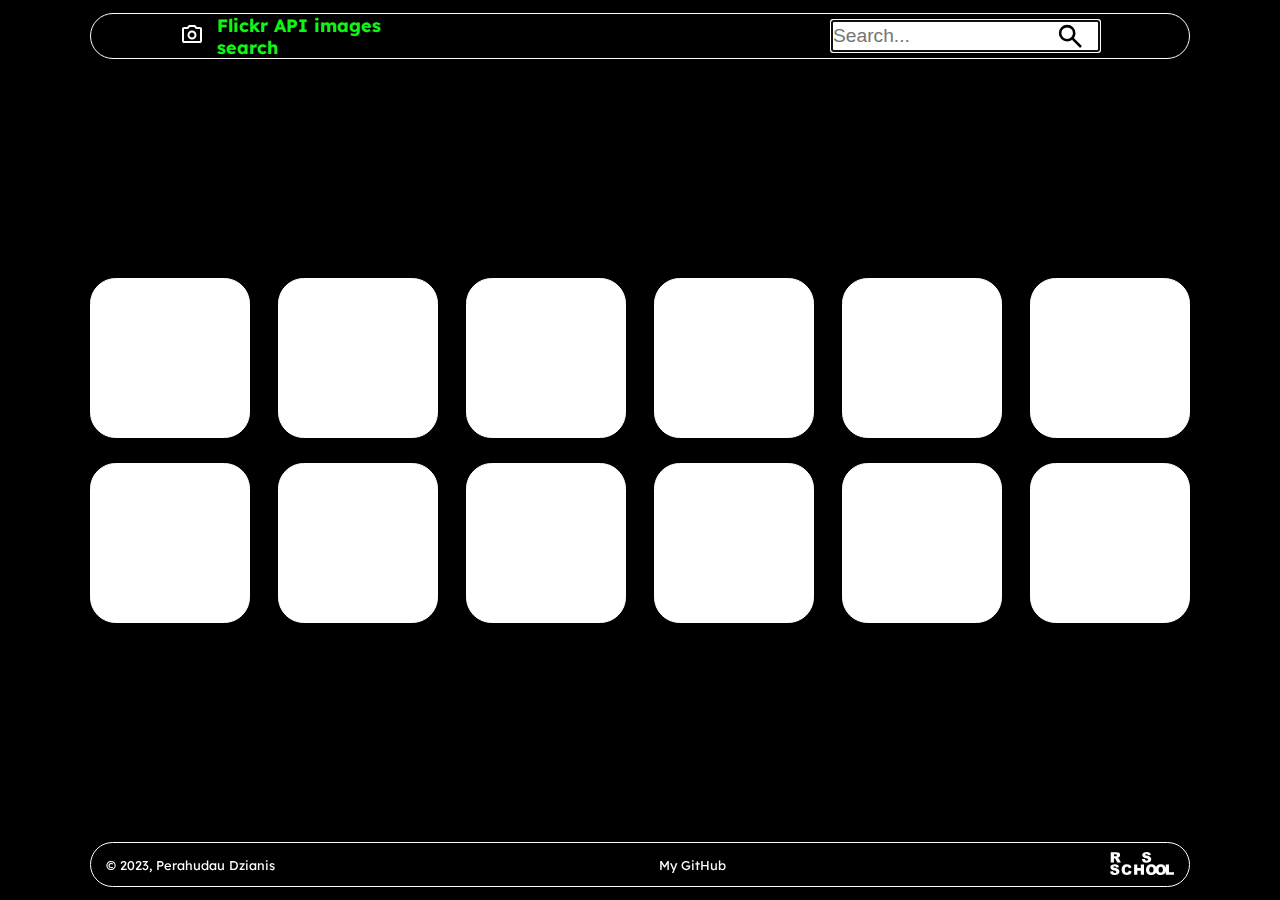
<file: image-galery/index.html>
<!DOCTYPE html>
<html lang="en">
  <head>
    <meta charset="UTF-8">
    <meta http-equiv="X-UA-Compatible" content="IE=edge">
    <meta name="viewport" content="width=device-width, initial-scale=1.0">
    <title>Image Galery</title>
    <script src="./js/index.js" defer></script>
    <link rel="icon" type="image/x-icon" href="./assets/icon/favicon.ico">
    <link rel="stylesheet" href="./css/style.css">
  </head>
  <body>
    <div class="wrapper">
    <header class="header">
      <div class="header-container">
        <div class="header-logo">
          <div class="logo-ico"><svg class="logo-ico-svg" xmlns="http://www.w3.org/2000/svg" height="24" viewBox="0 -960 960 960" width="24"><path d="M480-260q75 0 127.5-52.5T660-440q0-75-52.5-127.5T480-620q-75 0-127.5 52.5T300-440q0 75 52.5 127.5T480-260Zm0-80q-42 0-71-29t-29-71q0-42 29-71t71-29q42 0 71 29t29 71q0 42-29 71t-71 29ZM160-120q-33 0-56.5-23.5T80-200v-480q0-33 23.5-56.5T160-760h126l74-80h240l74 80h126q33 0 56.5 23.5T880-680v480q0 33-23.5 56.5T800-120H160Zm0-80h640v-480H638l-73-80H395l-73 80H160v480Zm320-240Z"/></svg></div>
          <h1 class="logo-text">Flickr API images search</h1>
        </div>
        <div class="header-input-wrapper">
        <div class="header-input-container">
          <input type="text" class="header-input-in" id="header-input" placeholder="Search..." autofocus>
          <div class="header-search">
            <svg class="header-search-svg" xmlns="http://www.w3.org/2000/svg" height="24" viewBox="0 -960 960 960" width="24"><path d="M784-120 532-372q-30 24-69 38t-83 14q-109 0-184.5-75.5T120-580q0-109 75.5-184.5T380-840q109 0 184.5 75.5T640-580q0 44-14 83t-38 69l252 252-56 56ZM380-400q75 0 127.5-52.5T560-580q0-75-52.5-127.5T380-760q-75 0-127.5 52.5T200-580q0 75 52.5 127.5T380-400Z"/></svg>
          </div>
          <div class="header-close">
            <svg class="header-close-svg" xmlns="http://www.w3.org/2000/svg" height="24" viewBox="0 -960 960 960" width="24"><path d="m256-200-56-56 224-224-224-224 56-56 224 224 224-224 56 56-224 224 224 224-56 56-224-224-224 224Z"/></svg>
          </div>
        </div>
      </div>
    </div>
    </header>
      <main class="main">
        <div class="main-container">
          <div class="main-item1 item"></div>
          <div class="main-item2 item"></div>
          <div class="main-item3 item"></div>
          <div class="main-item4 item"></div>
          <div class="main-item5 item"></div>
          <div class="main-item6 item"></div>
          <div class="main-item7 item"></div>
          <div class="main-item8 item"></div>
          <div class="main-item9 item"></div>
          <div class="main-item10 item"></div>
          <div class="main-item11 item"></div>
          <div class="main-item12 item"></div>
        </div>
      </main>
      <footer class="footer">
        <div class="footer-container">
          <div class="footer-date">&copy; 2023, Perahudau Dzianis</div>
          <div class="my-git-hub"><a class="footer-href" href="https://github.com/TV1GGER">My GitHub</a></div>
          <div class="footer-rss-logo">
            <a href="https://rs.school/js-stage0/"><svg xmlns="http://www.w3.org/2000/svg" viewBox="0 0 552.85 198.67"><title>rs_school</title><g data-name="Layer 2"><g data-name="Layer 1"><path d="M275.36 61.37l26.29-1.65q.86 6.41 3.48 9.76 4.28 5.43 12.2 5.43 5.91 0 9.12-2.77a8.34 8.34 0 0 0 3.2-6.44 8.18 8.18 0 0 0-3-6.22q-3-2.74-14.15-5.19-18.18-4.08-25.93-10.86a21.84 21.84 0 0 1-7.81-17.26 23.44 23.44 0 0 1 4-13 26.47 26.47 0 0 1 12-9.64q8-3.51 22-3.51 17.14 0 26.14 6.38t10.71 20.28l-26.05 1.52q-1-6-4.36-8.78t-9.2-2.77c-3.21 0-5.63.69-7.25 2.05a6.25 6.25 0 0 0-2.44 5 5 5 0 0 0 2 3.84q1.95 1.77 9.27 3.3 18.12 3.9 26 7.9t11.4 9.91a25.12 25.12 0 0 1 3.57 13.24 28.37 28.37 0 0 1-4.75 15.86 29.83 29.83 0 0 1-13.3 11q-8.55 3.75-21.54 3.75-22.81 0-31.6-8.78t-10-22.35zM6.27 91V1.53h46.06q12.81 0 19.58 2.19a20.93 20.93 0 0 1 10.92 8.14A24.75 24.75 0 0 1 87 26.35a24.8 24.8 0 0 1-3.2 12.84A24.91 24.91 0 0 1 75.07 48a33.63 33.63 0 0 1-9.7 3.54 27.79 27.79 0 0 1 7.19 3.29A27.79 27.79 0 0 1 77 59.49 35.16 35.16 0 0 1 80.85 65l13.38 26H63L48.24 63.63q-2.81-5.31-5-6.9a11.63 11.63 0 0 0-6.78-2.07H34V91zM34 37.76h11.68A41 41 0 0 0 53 36.54a7.3 7.3 0 0 0 4.48-2.81 8.24 8.24 0 0 0 1.74-5.18 8.23 8.23 0 0 0-2.75-6.65q-2.74-2.32-10.31-2.32H34zM0 167.56l26.29-1.64q.86 6.41 3.48 9.76Q34 181.11 42 181.11q5.91 0 9.12-2.78a8.34 8.34 0 0 0 3.2-6.44 8.2 8.2 0 0 0-3-6.22q-3-2.74-14.15-5.18-18.18-4.1-25.93-10.86a21.87 21.87 0 0 1-7.81-17.27 23.49 23.49 0 0 1 4-13 26.47 26.47 0 0 1 12-9.64q8-3.51 22-3.51 17.14 0 26.14 6.38t10.71 20.28l-26 1.53q-1-6-4.36-8.79t-9.19-2.74q-4.81 0-7.25 2a6.25 6.25 0 0 0-2.44 5 5 5 0 0 0 2 3.85q1.95 1.77 9.27 3.29 18.12 3.9 26 7.9t11.4 9.91a25.15 25.15 0 0 1 3.57 13.24 28.35 28.35 0 0 1-4.75 15.86 29.83 29.83 0 0 1-13.3 11q-8.55 3.75-21.54 3.75-22.81 0-31.6-8.78T0 167.56zm163-7.01l24.22 7.32a44.72 44.72 0 0 1-7.69 17 33.46 33.46 0 0 1-13 10.31q-7.78 3.47-19.8 3.47-14.58 0-23.82-4.23t-16-14.91q-6.72-10.67-6.71-27.31 0-22.18 11.8-34.11t33.4-11.92q16.91 0 26.57 6.84t14.36 21l-24.4 5.43a21 21 0 0 0-2.68-6 16 16 0 0 0-5.67-4.88 16.31 16.31 0 0 0-7.51-1.71q-9.39 0-14.39 7.56-3.8 5.61-3.79 17.61 0 14.86 4.52 20.38t12.69 5.51q7.92 0 12-4.45t5.9-12.91zm45.51-52.83h27.63V139h30.2v-31.28h27.75v89.43h-27.75V161h-30.2v36.18h-27.63zm102.78 44.77q0-21.88 12.2-34.1t34-12.2q22.32 0 34.4 12T404 151.76q0 15.69-5.28 25.72a37.54 37.54 0 0 1-15.25 15.61q-10 5.58-24.86 5.58-15.12 0-25-4.82a37.59 37.59 0 0 1-16.07-15.25q-6.26-10.42-6.25-26.11zm27.63.13q0 13.55 5 19.46t13.7 5.91q8.91 0 13.79-5.79t4.88-20.8q0-12.63-5.1-18.46t-13.82-5.82A16.78 16.78 0 0 0 344 133q-5.07 6-5.08 19.62z"/><path d="M392.28 152.49q0-21.88 12.2-34.1t34-12.2q22.34 0 34.41 12t12.07 33.58q0 15.69-5.27 25.72a37.6 37.6 0 0 1-15.25 15.61q-10 5.58-24.86 5.58-15.13 0-25-4.82a37.67 37.67 0 0 1-16.08-15.25q-6.22-10.43-6.22-26.12zm27.64.13q0 13.55 5 19.46t13.72 5.92q8.91 0 13.79-5.79t4.88-20.8q0-12.63-5.09-18.46t-13.82-5.82A16.77 16.77 0 0 0 425 133q-5.09 6-5.08 19.62z"/><path d="M482.08 107.72h27.64v67.41h43.13v22h-70.77z"/></g></g></svg></a>
          </div>
        </div>
      </footer>
    </div>
  </body>
</html>
</file>
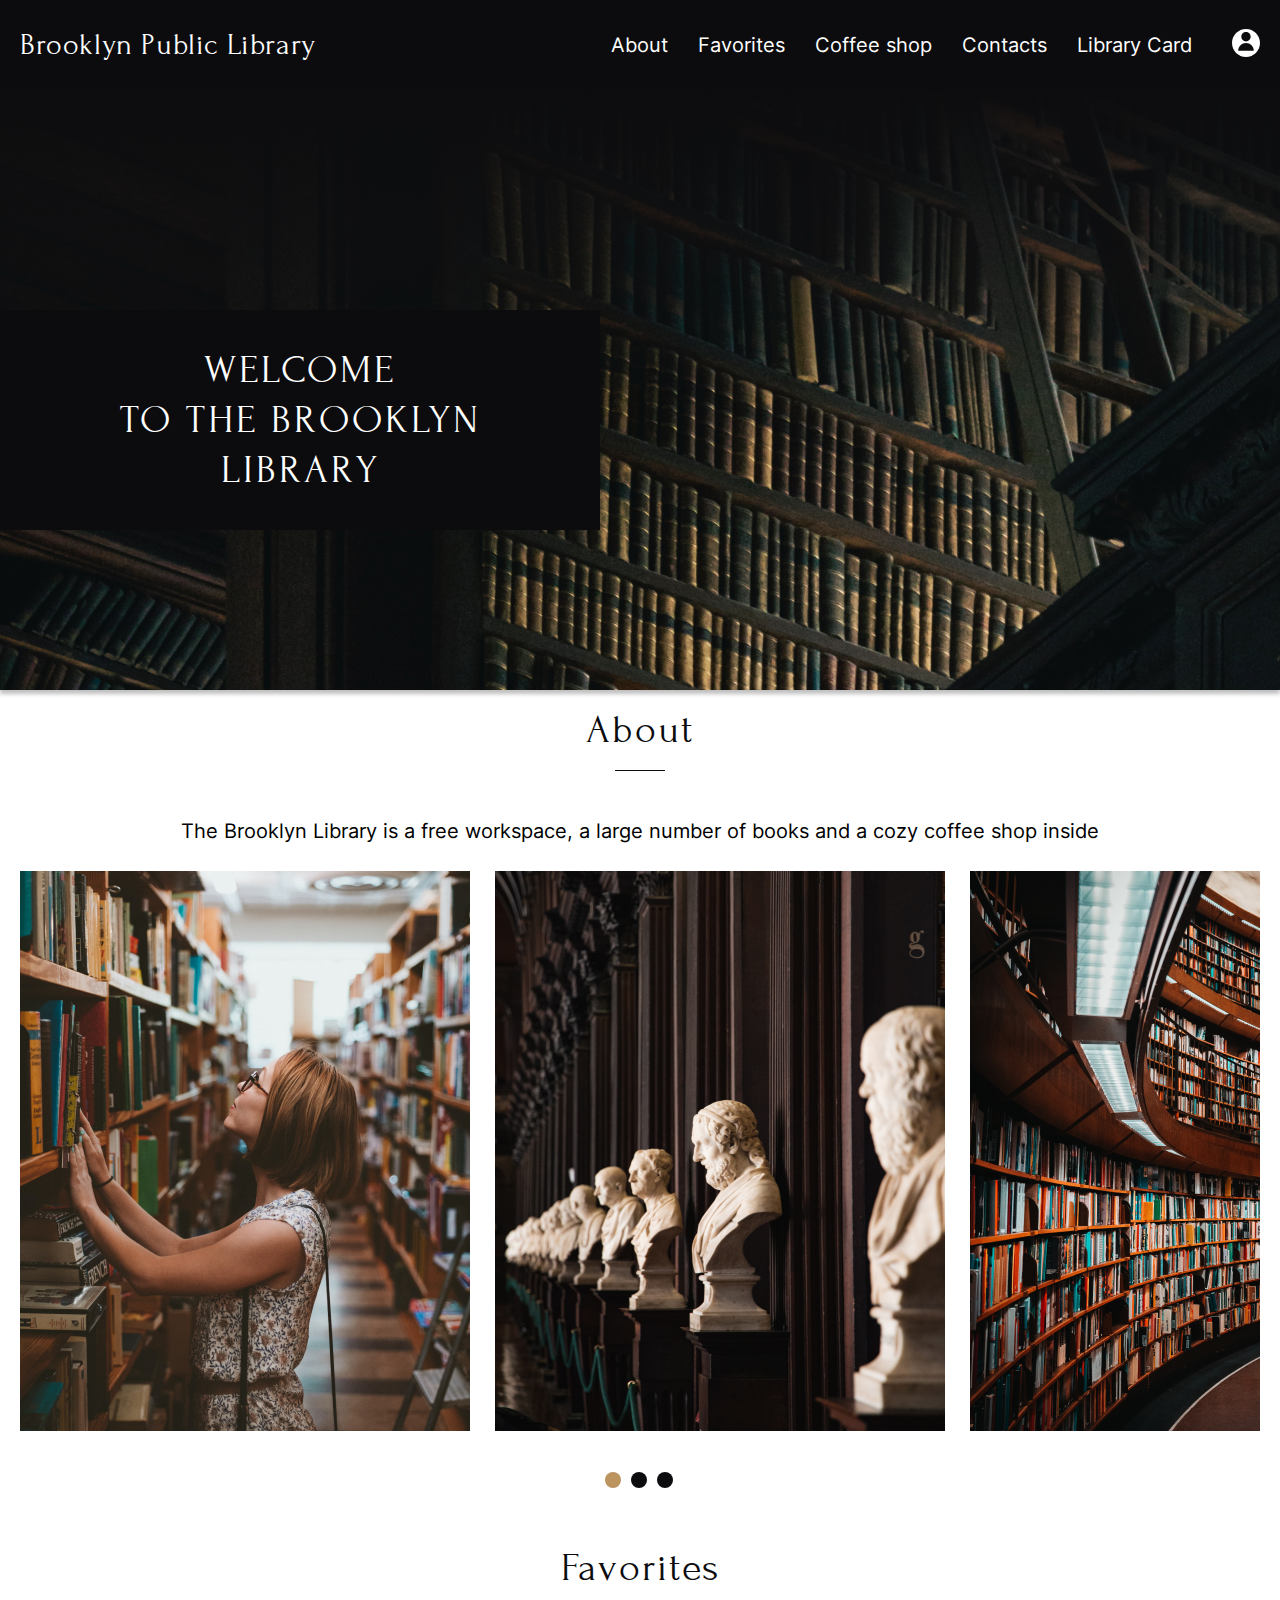
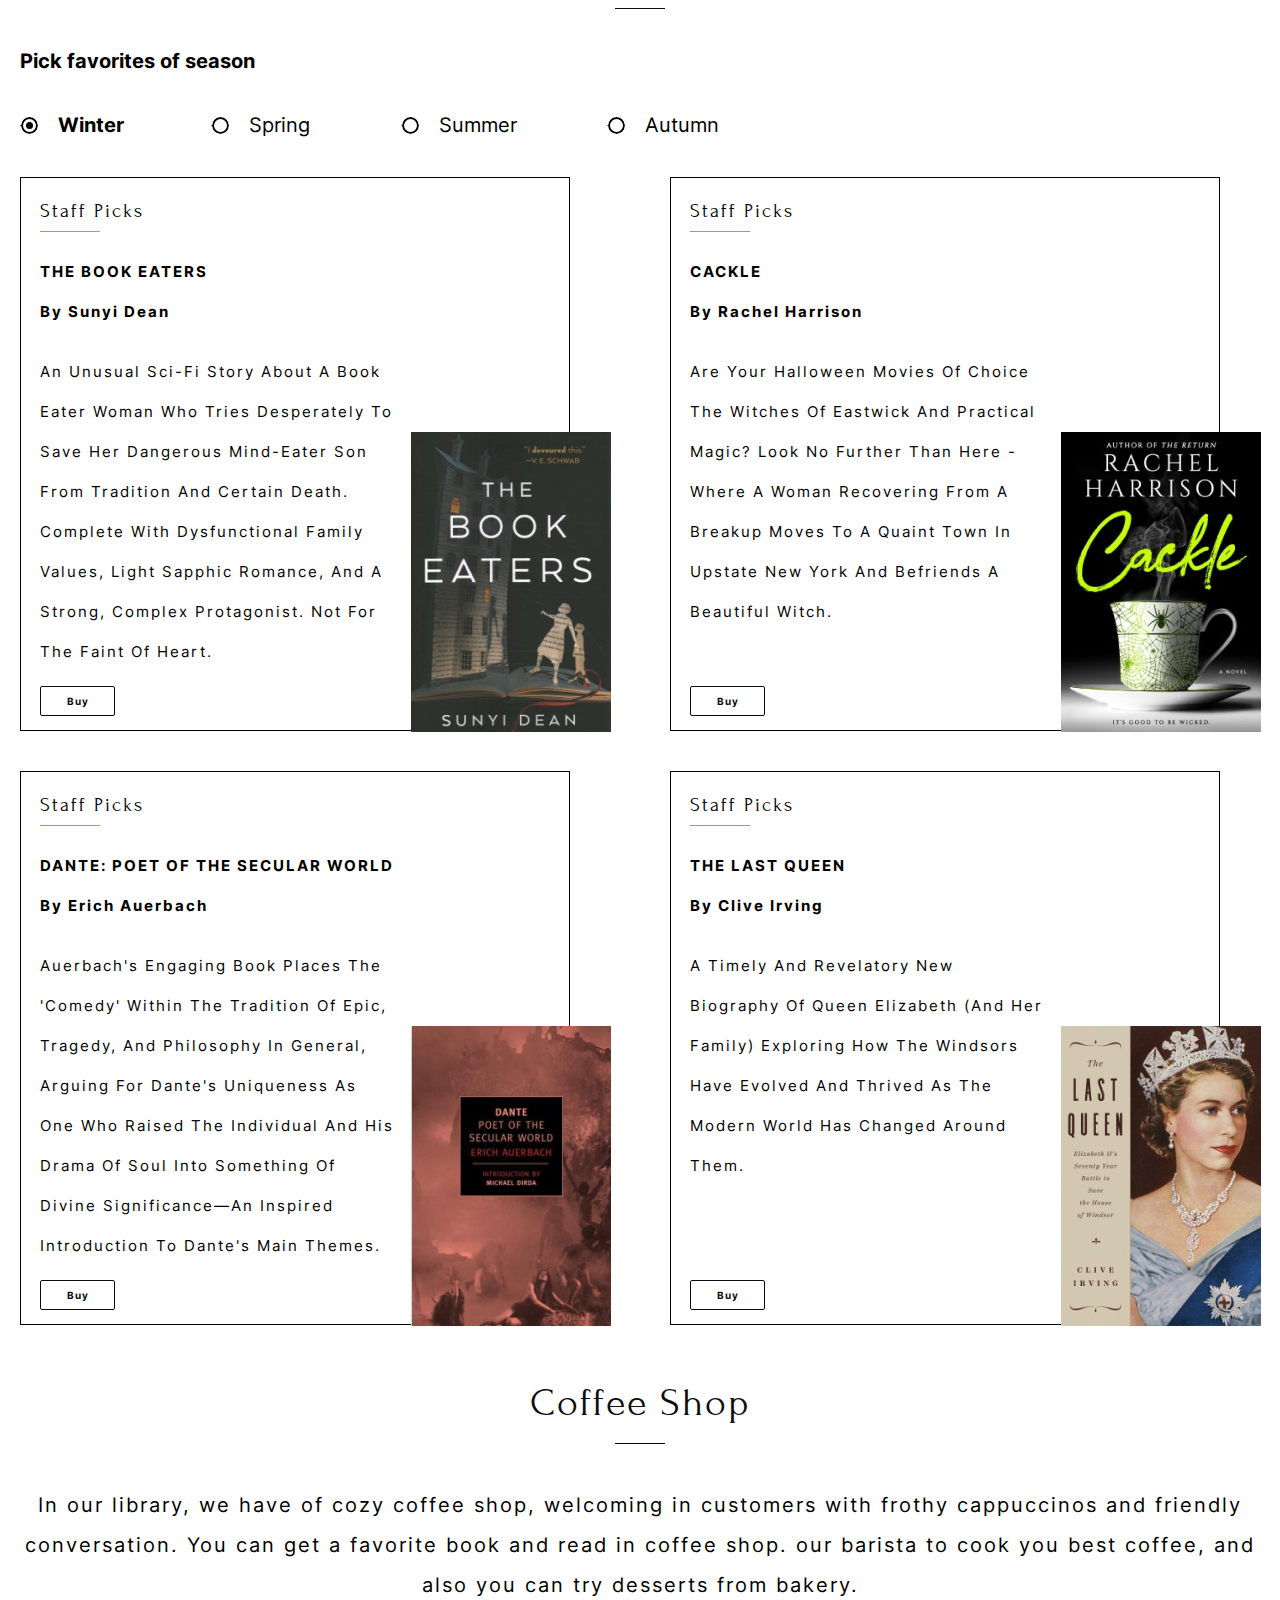
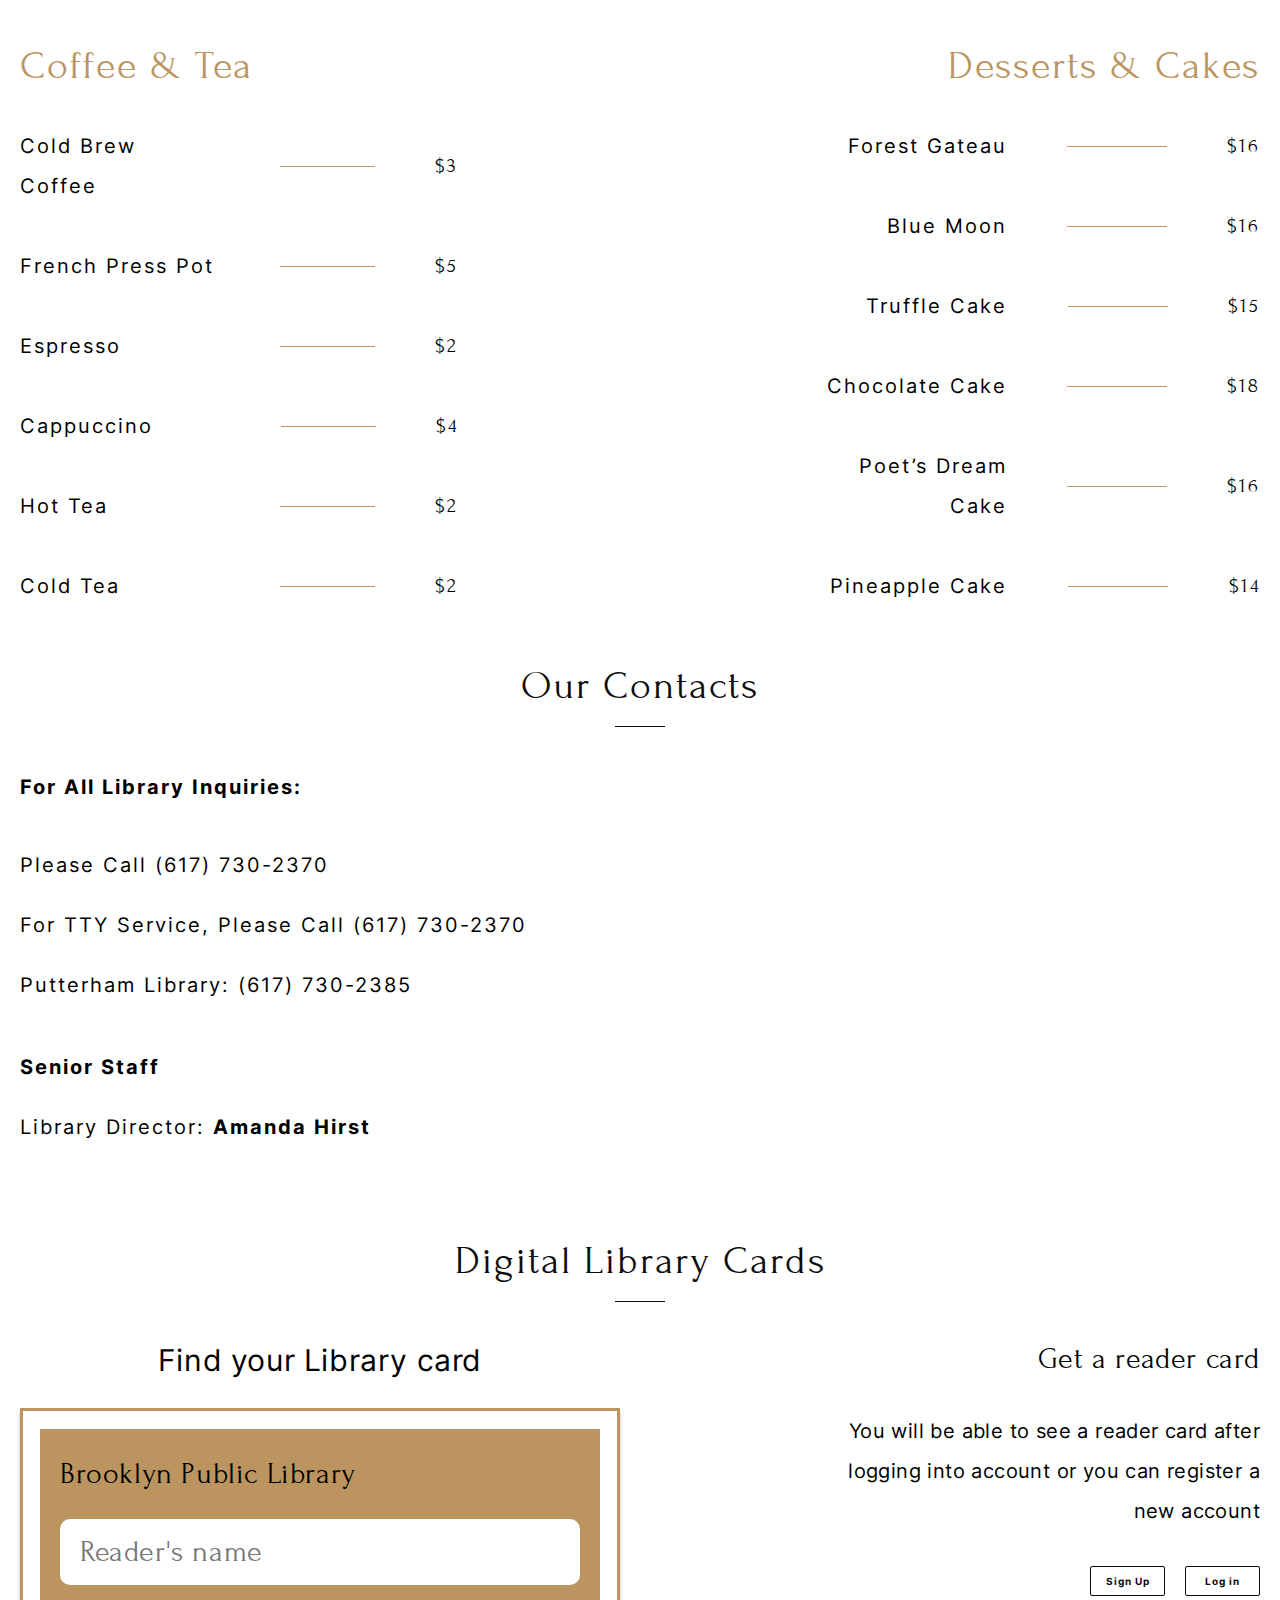
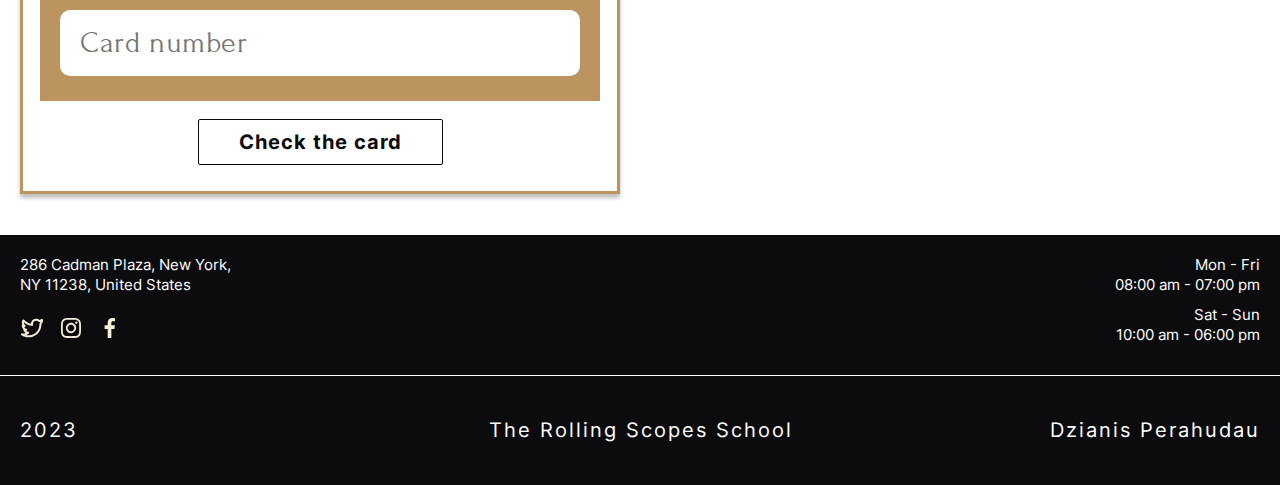
<file: library/index.html>
<!DOCTYPE html>
<html lang="en">
  <head>
    <meta charset="UTF-8">
    <meta http-equiv="X-UA-Compatible" content="IE=edge">
    <meta name="viewport" content="width=device-width, initial-scale=1.0">
    <title>Brooklyn Public Library</title>
    <script src="./index.js" defer></script>
    <link rel="icon" type="image/x-icon" href="./assets/icon/favicon.ico">
    <link rel="stylesheet" href="style.css">
  </head>
  <body>
    <header class="header">
      <div class="header-container">
        <div class="header-nav-wrapper">
        <h1>Brooklyn Public Library</h1>
        <div class="layout__btn"></div>
        <nav class="nav">
          <ul class="nav-list">
            <li class="nav-link"><a href="#about">About</a></li>
            <li class="nav-link"><a href="#favorites">Favorites</a></li>
            <li class="nav-link"><a href="#coffee-shop">Coffee shop</a></li>
            <li class="nav-link"><a href="#contacts">Contacts</a></li>
            <li class="nav-link"><a href="#library-card">Library Card</a></li>
          </ul>
          <div class="nav-close">
            <svg xmlns="http://www.w3.org/2000/svg" width="36" height="34" viewBox="0 0 36 34" fill="none" class="nav-close-x">
              <line y1="-1" x2="45.0642" y2="-1" transform="matrix(0.710098 0.704103 -0.710098 0.704103 2 2.00003)" stroke="white" stroke-width="2"/>
              <line y1="-1" x2="45.0642" y2="-1" transform="matrix(0.710098 -0.704103 0.710098 0.704103 2 34)" stroke="white" stroke-width="2"/>
              </svg>
        </div>
        </nav>
      </div>
      <div class="dropdown">
        <div class="icon-profile">
          <button class="dropdownBtn"><a href="#" class="icon-profile-link">
            <div class="icon-profile-letters-wrapper"><p class="icon-profile-letters"></p></div>
            <svg xmlns="http://www.w3.org/2000/svg" width="28" height="28" viewBox="0 0 28 28" fill="none" class="icon-profile-svg">
            <path class="icon-profile-path" fill-rule="evenodd" clip-rule="evenodd" d="M28 14C28 21.732 21.732 28 14 28C6.26801 28 0 21.732 0 14C0 6.26801 6.26801 0 14 0C21.732 0 28 6.26801 28 14ZM18.6667 7.77778C18.6667 10.3551 16.5774 12.4444 14.0001 12.4444C11.4227 12.4444 9.33339 10.3551 9.33339 7.77778C9.33339 5.20045 11.4227 3.11111 14.0001 3.11111C16.5774 3.11111 18.6667 5.20045 18.6667 7.77778ZM19.4998 16.2781C20.9584 17.7367 21.7778 19.715 21.7778 21.7778H14L6.22225 21.7778C6.22225 19.715 7.0417 17.7367 8.50031 16.2781C9.95893 14.8194 11.9372 14 14 14C16.0628 14 18.0411 14.8194 19.4998 16.2781Z" fill="white"/>
            </svg>
          </a>
        </button>
        </div>
        <div class="dropdown-content">
          <div class="dropdown-content-profile">Profile</div>
          <div class="dropdown-content-profile-line"></div>
          <a href="#" class="dropdown-content-log-in">Log In</a>
          <a href="#" class="dropdown-content-my-profile">My profile</a>
          <a href="#" class="dropdown-content-register" id="dropdown-content-reg">Register</a>
          <a href="#" class="dropdown-content-log-out">Log out</a>
        </div>
      </div>
        <div class="burger__btn">
          <svg xmlns="http://www.w3.org/2000/svg" width="45" height="22" viewBox="0 0 45 22" fill="none" class="burger-svg">
            <line y1="1" x2="45" y2="1" stroke="white" stroke-width="2" class="burger-svg-line1"/>
            <line y1="11" x2="45" y2="11" stroke="white" stroke-width="2" class="burger-svg-line2"/>
            <line y1="21" x2="45" y2="21" stroke="white" stroke-width="2" class="burger-svg-line3"/>
          </svg>
        </div>
      </div>
      <section class="welcome">
        <div class="welcome-container">
          <h2 class="welcome-text-block">
            <span class="welcome-text">Welcome</span>
            <span class="welcome-text">to the Brooklyn</span>
            <span class="welcome-text">Library</span>
          </h2>
        </div>
      </section>
    </header>
    <main>
      <section class="about" id="about">
        <div class="about-container">
          <div class="about-header">
            <h2 class="section-header-text">About</h2>
            <div class="header-bottom-line"></div>
          </div>
          <p>The Brooklyn Library is a free workspace, a large number of books and a cozy coffee shop inside </p>
          <div class="about-slider-wrapper">
          <div class="about-slider">
            <div class="about-slider-images">
              <div class="carret-left">
                <svg xmlns="http://www.w3.org/2000/svg" width="24" height="25" viewBox="0 0 24 25" fill="none">
                <path d="M15 7.5L9 12.5L15 17.5" stroke="black" stroke-linecap="round" stroke-linejoin="round"/>
                </svg>
              </div>
              <div class="carosel-img">
              <div class="about-img-wrapper">
              <div class="about-slider-images-container"><img src="./assets/img/about-image1.png" alt="about-image1" class="about-slider-img" id="about-image1"></div>
              <div class="about-slider-images-container"><img src="./assets/img/about-image2.png" alt="about-image2" class="about-slider-img" id="about-image2"></div>
              <div class="about-slider-images-container"><img src="./assets/img/about-image3.png" alt="about-image3" class="about-slider-img" id="about-image3"></div>
              <div class="about-slider-images-container"><img src="./assets/img/about-image4.png" alt="about-image4" class="about-slider-img" id="about-image4"></div>
              <div class="about-slider-images-container"><img src="./assets/img/about-image5.png" alt="about-image5" class="about-slider-img" id="about-image5"></div>
              </div>
            </div>
              <div class="carret-right">
                <svg xmlns="http://www.w3.org/2000/svg" width="24" height="25" viewBox="0 0 24 25" fill="none">
                <path d="M9 17.5L15 12.5L9 7.5" stroke="black" stroke-linecap="round" stroke-linejoin="round"/>
                </svg>
              </div>
            </div>
            <div class="about-slider-dots-navigation">
              <div class="about-dots-btn" id="about-dots-btn1">
                <svg xmlns="http://www.w3.org/2000/svg" width="16" height="16" viewBox="0 0 16 16" fill="none" class="about-dots-btn-svg">
                  <rect width="16" height="16" rx="8" fill="#BB945F" id="about-dots-svg1"/>
                </svg>
              </div>
              <div class="about-dots-btn" id="about-dots-btn2">
                <svg xmlns="http://www.w3.org/2000/svg" width="16" height="16" viewBox="0 0 16 16" fill="none" class="about-dots-btn-svg">
                  <rect width="16" height="16" rx="8" fill="#0C0C0E" id="about-dots-svg2"/>
                </svg>
              </div>
              <div class="about-dots-btn" id="about-dots-btn3">
                <svg xmlns="http://www.w3.org/2000/svg" width="16" height="16" viewBox="0 0 16 16" fill="none" class="about-dots-btn-svg">
                  <rect width="16" height="16" rx="8" fill="#0C0C0E" id="about-dots-svg3"/>
                </svg>
              </div>
              <div class="about-dots-btn" id="about-dots-btn4">
                <svg xmlns="http://www.w3.org/2000/svg" width="16" height="16" viewBox="0 0 16 16" fill="none" class="about-dots-btn-svg">
                  <rect width="16" height="16" rx="8" fill="#0C0C0E" id="about-dots-svg4"/>
                </svg>
              </div>
              <div class="about-dots-btn" id="about-dots-btn5">
                <svg xmlns="http://www.w3.org/2000/svg" width="16" height="16" viewBox="0 0 16 16" fill="none" class="about-dots-btn-svg">
                  <rect width="16" height="16" rx="8" fill="#0C0C0E" id="about-dots-svg5"/>
                </svg>
              </div>
            </div> 
          </div>
        </div>
        </div>
      </section>
      <section class="favorites" id="favorites">
        <div class="favorites-container">
          <div class="favorites-header">
            <h2 class="section-header-text">Favorites</h2>
            <div class="header-bottom-line"></div>
          </div>
          <fieldset class="favorites-radio-fieldset">
            <legend class="favorites-legend-radio">Pick favorites of season</legend>
            <div class="favorites-radio-inputs">
            <div class="favorites-radio-inputs-container">
              <input type="radio" id="winter" class="favorites-radio-input" name="favorites-season" value="winter" >
              <span class="radio-style"></span>
              <label for="winter" id="label-winter">Winter</label>
            </div>
            <div class="favorites-radio-inputs-container">
              <input type="radio" id="spring" class="favorites-radio-input" name="favorites-season" value="spring">
              <span class="radio-style"></span>
              <label for="spring" id="label-spring">Spring</label>
            </div>
            <div class="favorites-radio-inputs-container" id="summer-container">
              <input type="radio" id="summer" class="favorites-radio-input" name="favorites-season" value="summer">
              <span class="radio-style"></span>
              <label for="summer" id="label-summer">Summer</label>
            </div>
            <div class="favorites-radio-inputs-container">
              <input type="radio" id="autumn" class="favorites-radio-input" name="favorites-season" value="autumn">
              <span class="radio-style"></span>
              <label for="autumn" id="label-autumn">Autumn</label>
            </div>
            </div>
          </fieldset>
          <div class="staff-picks-container">
            <div class="staff-picks" id="eaters-sunyi-dean">
              <div class="staff-picks-container-img">
                <div class="staff-picks-container-content">
                  <div class="staff-picks-header-container">
                    <div class="staff-picks-header">Staff Picks</div>
                    <div class="staff-picks-header-bottom-line"></div>
                  </div>
                  <p class="staff-picks-name">The Book Eaters</p>
                  <p class="staff-picks-autor">By Sunyi Dean</p>
                  <div class="staff-picks-content">An unusual sci-fi story about a book eater woman who tries desperately to save her dangerous mind-eater son from tradition and certain death. Complete with dysfunctional family values, light Sapphic romance, and a strong, complex protagonist. Not for the faint of heart.
                  </div>
                  <button class="staff-picks-button" type="button">Buy</button>
                </div>
                <img class="staff-picks-img" src="./assets/img/Eaters-Sunyi-Dean.png" alt="The Book Eaters">
              </div>
            </div>
            <div class="staff-picks" id="Cackle-Rachel-Harrison">
              <div class="staff-picks-container-img">
                <div class="staff-picks-container-content">
                  <div class="staff-picks-header-container">
                    <div class="staff-picks-header">Staff Picks</div>
                    <div class="staff-picks-header-bottom-line"></div>
                  </div>
                  <p class="staff-picks-name">Cackle</p>
                  <p class="staff-picks-autor">By Rachel Harrison</p>
                  <div class="staff-picks-content">Are your Halloween movies of choice The Witches of Eastwick and Practical Magic? Look no further than here - where a woman recovering from a breakup moves to a quaint town in upstate New York and befriends a beautiful witch.
                  </div>
                  <button class="staff-picks-button" type="button">Buy</button>
                </div>
                <img class="staff-picks-img" src="./assets/img/Cackle-Rachel-Harrison.png" alt="Cackle">
              </div>
            </div>
            <div class="staff-picks" id="dante-erich-auerbach">
              <div class="staff-picks-container-img">
                <div class="staff-picks-container-content">
                  <div class="staff-picks-header-container">
                    <div class="staff-picks-header">Staff Picks</div>
                    <div class="staff-picks-header-bottom-line"></div>
                  </div>
                  <p class="staff-picks-name">Dante: Poet of the Secular World</p>
                  <p class="staff-picks-autor">By Erich Auerbach</p>
                  <div class="staff-picks-content">Auerbach's engaging book places the 'Comedy' within the tradition of epic, tragedy, and philosophy in general, arguing for Dante's uniqueness as one who raised the individual and his drama of soul into something of divine significance—an inspired introduction to Dante's main themes.
                  </div>
                  <button class="staff-picks-button" type="button">Buy</button>
                </div>
                <img class="staff-picks-img" src="./assets/img/Dante-Erich-Auerbach.png" alt="Dante: Poet of the Secular World">
              </div>
            </div>
            <div class="staff-picks" id="queen-clive-irving">
              <div class="staff-picks-container-img">
                <div class="staff-picks-container-content">
                  <div class="staff-picks-header-container">
                    <div class="staff-picks-header">Staff Picks</div>
                    <div class="staff-picks-header-bottom-line"></div>
                  </div>
                  <p class="staff-picks-name">The Last Queen</p>
                  <p class="staff-picks-autor">By Clive Irving</p>
                  <div class="staff-picks-content">A timely and revelatory new biography of Queen Elizabeth (and her family) exploring how the Windsors have evolved and thrived as the modern world has changed around them.
                  </div>
                  <button class="staff-picks-button" type="button">Buy</button>
                </div>
                <img class="staff-picks-img" src="./assets/img/Queen-Clive-Irving.png" alt="The Last Queen">
              </div>
            </div>
            <div class="staff-picks" id="body-stephen-king">
              <div class="staff-picks-container-img">
                <div class="staff-picks-container-content">
                  <div class="staff-picks-header-container">
                    <div class="staff-picks-header">Staff Picks</div>
                    <div class="staff-picks-header-bottom-line"></div>
                  </div>
                  <p class="staff-picks-name">The Body</p>
                  <p class="staff-picks-autor">By Stephen King</p>
                  <div class="staff-picks-content">Powerful novel that takes you back to a nostalgic time, exploring both the beauty and danger and loss of innocence that is youth.
                  </div>
                  <button class="staff-picks-button" type="button">Buy</button>
                </div>
                <img class="staff-picks-img" src="./assets/img/Body-Stephen-King.png" alt="The Body">
              </div>
            </div>
            <div class="staff-picks" id="carry-toni-jenson">
              <div class="staff-picks-container-img">
                <div class="staff-picks-container-content">
                  <div class="staff-picks-header-container">
                    <div class="staff-picks-header">Staff Picks</div>
                    <div class="staff-picks-header-bottom-line"></div>
                  </div>
                  <p class="staff-picks-name">Carry: A Memoir of Survival on Stolen Land</p>
                  <p class="staff-picks-autor">By Toni Jenson</p>
                  <div class="staff-picks-content">This memoir about the author's relationship with gun violence feels both expansive and intimate, resulting in a lyrical indictment of the way things are.
                  </div>
                  <button class="staff-picks-button" type="button">Buy</button>
                </div>
                <img class="staff-picks-img" src="./assets/img/Carry-Toni-Jenson.png" alt="Carry: A Memoir of Survival on Stolen Land">
              </div>
            </div>
            <div class="staff-picks" id="days-alexandra-chang">
              <div class="staff-picks-container-img">
                <div class="staff-picks-container-content">
                  <div class="staff-picks-header-container">
                    <div class="staff-picks-header">Staff Picks</div>
                    <div class="staff-picks-header-bottom-line"></div>
                  </div>
                  <p class="staff-picks-name">Days of Distraction</p>
                  <p class="staff-picks-autor">By Alexandra Chang</p>
                  <div class="staff-picks-content">A sardonic view of Silicon Valley culture, a meditation on race, and a journal of displacement and belonging, all in one form-defying package of spare prose.
                  </div>
                  <button class="staff-picks-button" type="button">Buy</button>
                </div>
                <img class="staff-picks-img" src="./assets/img/days-alexandra-chang.png" alt="Days of Distraction">
              </div>
            </div>
            <div class="staff-picks" id="dominicana-angie-cruz">
              <div class="staff-picks-container-img">
                <div class="staff-picks-container-content">
                  <div class="staff-picks-header-container">
                    <div class="staff-picks-header">Staff Picks</div>
                    <div class="staff-picks-header-bottom-line"></div>
                  </div>
                  <p class="staff-picks-name">Dominicana</p>
                  <p class="staff-picks-autor">By Angie Cruz</p>
                  <div class="staff-picks-content">A fascinating story of a teenage girl who marries a man twice her age with the promise to bring her to America. Her marriage is an opportunity for her family to eventually immigrate. For fans of Isabel Allende and Julia Alvarez.
                  </div>
                  <button class="staff-picks-button" type="button">Buy</button>
                </div>
                <img class="staff-picks-img" src="./assets/img/Dominicana-Angie-Cruz.png" alt="Dominicana">
              </div>
            </div>
            <div class="staff-picks" id="crude-pablo-fajardo-sophie-tardy-joubert">
              <div class="staff-picks-container-img">
                <div class="staff-picks-container-content">
                  <div class="staff-picks-header-container">
                    <div class="staff-picks-header">Staff Picks</div>
                    <div class="staff-picks-header-bottom-line"></div>
                  </div>
                  <p class="staff-picks-name">Crude: A Memoir</p>
                  <p class="staff-picks-autor">By Pablo Fajardo &AMP; ​​Sophie Tardy-Joubert</p>
                  <div class="staff-picks-content">Drawing and color by Damien Roudeau | This book illustrates the struggles of a group of indigenous Ecuadoreans as they try to sue the ChevronTexaco company for damage their oil fields did to the Amazon and her people
                  </div>
                  <button class="staff-picks-button" type="button">Buy</button>
                </div>
                <img class="staff-picks-img" src="./assets/img/Crude-Pablo-Fajardo_Sophie-Tardy-Joubert.png" alt="Crude: A Memoir">
              </div>
            </div>
            <div class="staff-picks" id="people-yvon-chouinard">
              <div class="staff-picks-container-img">
                <div class="staff-picks-container-content">
                  <div class="staff-picks-header-container">
                    <div class="staff-picks-header">Staff Picks</div>
                    <div class="staff-picks-header-bottom-line"></div>
                  </div>
                  <p class="staff-picks-name">Let My People Go Surfing</p>
                  <p class="staff-picks-autor">By Yvon Chouinard</p>
                  <div class="staff-picks-content">Chouinard—climber, businessman, environmentalist—shares tales of courage and persistence from his experience of founding and leading Patagonia, Inc. Full title: Let My People Go Surfing: The Education of a Reluctant Businessman, Including 10 More Years of Business Unusual.
                  </div>
                  <button class="staff-picks-button" type="button">Buy</button>
                </div>
                <img class="staff-picks-img" src="./assets/img/People-Yvon-Chouinard.png" alt="Let My People Go Surfing">
              </div>
            </div>
            <div class="staff-picks" id="octopus-brenda-shaughnessy">
              <div class="staff-picks-container-img">
                <div class="staff-picks-container-content">
                  <div class="staff-picks-header-container">
                    <div class="staff-picks-header">Staff Picks</div>
                    <div class="staff-picks-header-bottom-line"></div>
                  </div>
                  <p class="staff-picks-name">The Octopus Museum: Poems</p>
                  <p class="staff-picks-autor">By Brenda Shaughnessy</p>
                  <div class="staff-picks-content">This collection of bold and scathingly beautiful feminist poems imagines what comes after our current age of environmental destruction, racism, sexism, and divisive politics.
                  </div>
                  <button class="staff-picks-button" type="button">Buy</button>
                </div>
                <img class="staff-picks-img" src="./assets/img/Octopus-Brenda-Shaughnessy.png" alt="The Octopus Museum: Poems">
              </div>
            </div>
            <div class="staff-picks" id="shark-kiana-davenport">
              <div class="staff-picks-container-img">
                <div class="staff-picks-container-content">
                  <div class="staff-picks-header-container">
                    <div class="staff-picks-header">Staff Picks</div>
                    <div class="staff-picks-header-bottom-line"></div>
                  </div>
                  <p class="staff-picks-name">Shark Dialogues: A Novel</p>
                  <p class="staff-picks-autor">By Kiana Davenport</p>
                  <div class="staff-picks-content">An epic saga of seven generations of one family encompasses the tumultuous history of Hawaii as a Hawaiian woman gathers her four granddaughters together in an erotic tale of villains and dreamers, queens and revolutionaries, lepers and healers.
                  </div>
                  <button class="staff-picks-button" type="button">Buy</button>
                </div>
                <img class="staff-picks-img" src="./assets/img/Shark-Kiana-Davenport.png" alt="Shark Dialogues: A Novel">
              </div>
            </div>
            <div class="staff-picks" id="casual-renia-white">
              <div class="staff-picks-container-img">
                <div class="staff-picks-container-content">
                  <div class="staff-picks-header-container">
                    <div class="staff-picks-header">Staff Picks</div>
                    <div class="staff-picks-header-bottom-line"></div>
                  </div>
                  <p class="staff-picks-name">Casual Conversation</p>
                  <p class="staff-picks-autor">By Renia White</p>
                  <div class="staff-picks-content">White's impressive debut collection takes readers through and beyond the concepts of conversation and the casual - both what we say to each other and what we don't, examining the possibilities around how we construct and communicate identity. 
                  </div>
                  <button class="staff-picks-button" type="button">Buy</button>
                </div>
                <img class="staff-picks-img" src="./assets/img/Casual-Renia-White.png" alt="Casual Conversation">
              </div>
            </div>
            <div class="staff-picks" id="fire-lou-ureneck">
              <div class="staff-picks-container-img">
                <div class="staff-picks-container-content">
                  <div class="staff-picks-header-container">
                    <div class="staff-picks-header">Staff Picks</div>
                    <div class="staff-picks-header-bottom-line"></div>
                  </div>
                  <p class="staff-picks-name">The Great Fire</p>
                  <p class="staff-picks-autor">By Lou Ureneck</p>
                  <div class="staff-picks-content">The harrowing story of an ordinary American and a principled Naval officer who, horrified by the burning of Smyrna, led an extraordinary rescue effort that saved a quarter of a million refugees from the Armenian Genocide
                  </div>
                  <button class="staff-picks-button" type="button">Buy</button>
                </div>
                <img class="staff-picks-img" src="./assets/img/Fire-Lou-Ureneck.png" alt="The Great Fire">
              </div>
            </div>
            <div class="staff-picks" id="rickey-howard-bryant">
              <div class="staff-picks-container-img">
                <div class="staff-picks-container-content">
                  <div class="staff-picks-header-container">
                    <div class="staff-picks-header">Staff Picks</div>
                    <div class="staff-picks-header-bottom-line"></div>
                  </div>
                  <p class="staff-picks-name">Rickey: The Life and Legend</p>
                  <p class="staff-picks-autor">By Howard Bryant</p>
                  <div class="staff-picks-content">With the fall rolling around, one can't help but think of baseball's postseason coming up! And what better way to prepare for it than reading the biography of one of the game's all-time greatest performers, the Man of Steal, Rickey Henderson?
                  </div>
                  <button class="staff-picks-button" type="button">Buy</button>
                </div>
                <img class="staff-picks-img" src="./assets/img/Rickey-Howard-Bryant.png" alt="Rickey: The Life and Legend">
              </div>
            </div>
            <div class="staff-picks" id="slug-megan-milks">
              <div class="staff-picks-container-img">
                <div class="staff-picks-container-content">
                  <div class="staff-picks-header-container">
                    <div class="staff-picks-header">Staff Picks</div>
                    <div class="staff-picks-header-bottom-line"></div>
                  </div>
                  <p class="staff-picks-name">Slug: And Other Stories</p>
                  <p class="staff-picks-autor">By Megan Milks</p>
                  <div class="staff-picks-content">Exes Tegan and Sara find themselves chained together by hairballs of codependency. A father and child experience the shared trauma of giving birth to gods from their wounds.
                  </div>
                  <button class="staff-picks-button" type="button">Buy</button>
                </div>
                <img class="staff-picks-img" src="./assets/img/Slug-Megan-Milks.png" alt="Slug: And Other Stories">
              </div>
            </div>
          </div>
        </div>
      </section>
      <section class="coffee-shop" id="coffee-shop">
        <div class="coffee-shop-container">
          <div class="coffee-shop-header">
            <h2 class="section-header-text">Coffee shop</h2>
            <div class="header-bottom-line"></div>
          </div>
          <div class="coffee-shop-text-intro">
            In our library, we have of cozy coffee shop, welcoming in customers with frothy cappuccinos and friendly conversation. You can get a favorite book and read in coffee shop. <span class="coffee-shop-our">our</span> barista to cook you best coffee, and also you can try desserts from bakery.
          </div>
          <div class="coffee-shop-menu">
            <div class="coffee-and-tea-menu">
              <div class="coffee-shop-menu-header">Coffee & Tea </div>
              <div class="coffee-shop-menu__item">
                <div class="coffee-shop-menu-name">Cold Brew Coffee</div>
                <div class="coffee-shop-menu-item-line"></div>
                <div class="coffee-shop-menu-item-price">$3</div>
              </div>
              <div class="coffee-shop-menu__item">
                <div class="coffee-shop-menu-name">French Press Pot</div>
                <div class="coffee-shop-menu-item-line"></div>
                <div class="coffee-shop-menu-item-price">$5</div>
              </div>
              <div class="coffee-shop-menu__item">
                <div class="coffee-shop-menu-name">Espresso</div>
                <div class="coffee-shop-menu-item-line"></div>
                <div class="coffee-shop-menu-item-price">$2</div>
              </div>
              <div class="coffee-shop-menu__item">
                <div class="coffee-shop-menu-name">Cappuccino</div>
                <div class="coffee-shop-menu-item-line"></div>
                <div class="coffee-shop-menu-item-price">$4</div>
              </div>
              <div class="coffee-shop-menu__item">
                <div class="coffee-shop-menu-name">Hot tea</div>
                <div class="coffee-shop-menu-item-line"></div>
                <div class="coffee-shop-menu-item-price">$2</div>
              </div>
              <div class="coffee-shop-menu__item">
                <div class="coffee-shop-menu-name">Cold tea</div>
                <div class="coffee-shop-menu-item-line"></div>
                <div class="coffee-shop-menu-item-price">$2</div>
              </div>
            </div>
            <div class="desserts-and-cakes-menu">
              <div class="coffee-shop-menu-header">Desserts & Cakes</div>
              <div class="coffee-shop-menu__item">
                <div class="coffee-shop-menu-name">Forest Gateau</div>
                <div class="coffee-shop-menu-item-line"></div>
                <div class="coffee-shop-menu-item-price">$16</div>
              </div>
              <div class="coffee-shop-menu__item">
                <div class="coffee-shop-menu-name">Blue Moon</div>
                <div class="coffee-shop-menu-item-line"></div>
                <div class="coffee-shop-menu-item-price">$16</div>
              </div>
              <div class="coffee-shop-menu__item">
                <div class="coffee-shop-menu-name">Truffle Cake</div>
                <div class="coffee-shop-menu-item-line"></div>
                <div class="coffee-shop-menu-item-price">$15</div>
              </div>
              <div class="coffee-shop-menu__item">
                <div class="coffee-shop-menu-name">Chocolate Cake</div>
                <div class="coffee-shop-menu-item-line"></div>
                <div class="coffee-shop-menu-item-price">$18</div>
              </div>
              <div class="coffee-shop-menu__item">
                <div class="coffee-shop-menu-name">Poet’s Dream Cake</div>
                <div class="coffee-shop-menu-item-line"></div>
                <div class="coffee-shop-menu-item-price">$16</div>
              </div>
              <div class="coffee-shop-menu__item">
                <div class="coffee-shop-menu-name">Pineapple Cake</div>
                <div class="coffee-shop-menu-item-line"></div>
                <div class="coffee-shop-menu-item-price">$14</div>
              </div>
            </div>
          </div>
        </div>
      </section>
      <section class="contacts" id="contacts">
        <div class="contacts-container">
          <div class="contacts-header">
            <h2 class="section-header-text">Our Contacts</h2>
            <div class="header-bottom-line"></div>
          </div>
          <div class="contacts-info">
            <div class="text-info">
              <p class="phone-bold-header">For all Library inquiries:</p>
              <div class="contacts-phones">
                <div class="contacts-phones-container">
                  <div class="contacts-phones__item">Please call <a class="phone-link" href="tel:6177302370">(617) 730-2370</a></div>
                  <div class="contacts-phones__item">For TTY service, please call <a class="phone-link" href="tel:6177302370">(617) 730-2370</a></div>
                  <div class="contacts-phones__item">Putterham Library: <a class="phone-link" href="tel:6177302385">(617) 730-2385</a></div>
                </div>
                <p class="phone-bold-header">Senior Staff</p>
                <p class="library-director-text">Library Director: <span class="phone-bold-header"> <a class="contacts-e-mail-link" href="mailto:ahirst@minlib.net">Amanda Hirst</a></span></p>
            </div>
            </div>
            <div class="location-info">
              <iframe class="location-map" src="https://www.google.com/maps/embed?pb=!1m14!1m8!1m3!1d1512.5119999579858!2d-73.9929073253038!3d40.69546907590219!3m2!1i1024!2i768!4f13.1!3m3!1m2!1s0x89c25a49b649b8c3%3A0x6342a2291cea2e!2s286%20Cadman%20Plaza%20W%2C%20Brooklyn%2C%20NY%2011201%2C%20USA!5e0!3m2!1sen!2sby!4v1689700797759!5m2!1sen!2sby" width="600" height="450" style="border:0;" allowfullscreen="" loading="lazy" referrerpolicy="no-referrer-when-downgrade"></iframe>
            </div>
          </div>
        </div>
      </section>
      <section class="library-card" id="library-card">
        <div class="library-card-container">
          <div class="library-card-header">
            <h2 class="section-header-text">Digital Library Cards</h2>
            <div class="header-bottom-line"></div>
          </div>
          <div class="library-card-content">
            <div class="library-card-find-card-container">
              <p class="library-card-find-card-header">Find your Library card</p>
              <div class="library-card-find-card">
              <div class="library-card-input-form-gold-bg">
                <p class="library-card-input-form-title">Brooklyn Public Library</p>
                <form action="#" class="library-card-input-container">
                  <input type="text" name="name" class="readers-name" placeholder="Reader's name" pattern="[A-Za-z]\[\-]\" >
                  <input type="number" name="card-number" class="card-number" placeholder="Card number" min="16" max="16">
                </form>
              </div>
              <button class="library-card-check-card-button">Check the card</button>
            </div>
          </div>
            <div class="library-card-get-a-card">
              <p class="library-card-get-card-header">Get a reader card</p>
              <p class="library-card-get-card-text">You will be able to see a reader card after logging into account or you can register a new account</p>
              <div class="library-card-buttons-container">
                <button class="library-card-button-sign-up">Sign Up</button>
                <button class="library-card-button-log-in">Log in</button>
              </div>
            </div>
          </div>
        </div>
      </section>
    </main>
    <footer class="footer">
      <div class="footer-container">
        <div class="footer-media">
          <div class="footer-contact-info">
            <div class="footer-contact-adress">
              <a href="https://goo.gl/maps/mpceZNGX1K7NXLF86" class="footer-contact-adress-link">
            286 Cadman Plaza, New York, 
              <p>NY 11238, United States</p>
            </a>
            </div>
           <ul class="footer-contact-social-link">
              <li><a href="https://twitter.com/JoeBiden" title="twitter: JoeBiden"><svg class="footer-svg" width="24" height="24" viewBox="0 0 24 24" fill="none" xmlns="http://www.w3.org/2000/svg">
                <path class="svg-path" d="M22.9912 3.95021C22.9913 3.77357 22.9447 3.60007 22.8559 3.44735C22.7671 3.29464 22.6395 3.16817 22.486 3.08084C22.3324 2.9935 22.1585 2.94842 21.9819 2.95017C21.8053 2.95193 21.6323 3.00046 21.4805 3.09083C20.8952 3.43921 20.265 3.70601 19.6075 3.88383C18.6685 3.07806 17.4708 2.63713 16.2335 2.64164C14.8761 2.6432 13.5724 3.17223 12.5977 4.11702C11.623 5.06181 11.0537 6.3484 11.0099 7.70512C8.33384 7.27838 5.90849 5.88164 4.19631 3.78126C4.09315 3.65609 3.9614 3.55757 3.81217 3.494C3.66295 3.43043 3.50062 3.40368 3.33889 3.41601C3.17725 3.42932 3.02128 3.4818 2.88448 3.56892C2.74768 3.65603 2.63416 3.77516 2.55373 3.91601C2.14126 4.63582 1.90436 5.44276 1.86228 6.27131C1.8202 7.09986 1.97412 7.92666 2.31154 8.68456L2.30959 8.68651C2.15794 8.77991 2.03278 8.91066 1.94609 9.06625C1.85941 9.22185 1.81409 9.39708 1.81447 9.57519C1.81263 9.72211 1.82145 9.86898 1.84084 10.0146C1.94298 11.2729 2.50062 12.4507 3.4092 13.3271C3.34756 13.4446 3.30994 13.5731 3.29854 13.7052C3.28714 13.8373 3.30218 13.9704 3.34279 14.0967C3.7389 15.3308 4.58129 16.3727 5.7051 17.0185C4.56334 17.46 3.33052 17.614 2.11525 17.4668C1.89032 17.4386 1.66248 17.4876 1.4691 17.6059C1.27572 17.7242 1.12828 17.9047 1.05097 18.1178C0.973654 18.3309 0.97106 18.5639 1.04361 18.7787C1.11616 18.9935 1.25955 19.1772 1.45025 19.2998C3.54034 20.646 5.97393 21.3617 8.46002 21.3613C11.2793 21.393 14.03 20.4921 16.2843 18.7988C18.5385 17.1054 20.17 14.7145 20.9248 11.998C21.2779 10.8146 21.4582 9.58648 21.46 8.35157C21.46 8.28614 21.46 8.21876 21.459 8.15138C21.9811 7.58831 22.3856 6.92668 22.6487 6.20527C22.9118 5.48387 23.0283 4.7172 22.9912 3.95021ZM19.6846 7.16212C19.5194 7.35746 19.4358 7.60891 19.4512 7.86427C19.461 8.02927 19.46 8.19527 19.46 8.35157C19.4579 9.39511 19.305 10.4329 19.0059 11.4326C18.3894 13.744 17.015 15.7817 15.103 17.2192C13.1909 18.6568 10.8517 19.4111 8.46002 19.3613C7.6009 19.3616 6.74474 19.2606 5.90924 19.0606C6.97465 18.7172 7.97083 18.1879 8.85162 17.4971C9.01385 17.3693 9.13257 17.1945 9.19151 16.9967C9.25044 16.7988 9.2467 16.5875 9.18079 16.3918C9.11489 16.1961 8.99005 16.0257 8.8234 15.9038C8.65675 15.7819 8.45647 15.7145 8.25002 15.7109C7.41885 15.698 6.62515 15.363 6.03615 14.7764C6.18557 14.7481 6.33401 14.7129 6.48147 14.6709C6.69748 14.6094 6.88651 14.477 7.01813 14.295C7.14975 14.1131 7.21629 13.8921 7.20704 13.6677C7.1978 13.4433 7.1133 13.2285 6.96715 13.058C6.82101 12.8874 6.62173 12.7711 6.40139 12.7275C5.91893 12.6323 5.46494 12.427 5.0747 12.1277C4.68447 11.8284 4.36852 11.4432 4.15139 11.002C4.33212 11.0266 4.514 11.0419 4.69631 11.0479C4.91289 11.0511 5.1249 10.9854 5.30169 10.8603C5.47847 10.7351 5.61086 10.5569 5.67971 10.3516C5.74569 10.1443 5.74229 9.92123 5.67004 9.7161C5.59778 9.51096 5.46061 9.33499 5.27932 9.21485C4.83947 8.92182 4.47916 8.52427 4.23068 8.0578C3.98219 7.59134 3.85328 7.07052 3.85549 6.54201C3.85549 6.47561 3.85744 6.4092 3.86135 6.34377C6.10261 8.43402 9.00967 9.66621 12.0703 9.82326C12.2248 9.82934 12.3787 9.80024 12.5203 9.73816C12.6619 9.67607 12.7875 9.58262 12.8877 9.46486C12.9869 9.34596 13.0571 9.20566 13.0929 9.05501C13.1286 8.90437 13.1289 8.74748 13.0937 8.5967C13.0366 8.35806 13.0074 8.11357 13.0068 7.86818C13.0077 7.01271 13.348 6.19254 13.9529 5.58764C14.5578 4.98274 15.378 4.64251 16.2334 4.64161C16.6736 4.64043 17.1092 4.7305 17.5127 4.90615C17.9163 5.0818 18.2791 5.3392 18.5781 5.66212C18.6935 5.7862 18.8386 5.87871 18.9998 5.93085C19.161 5.98299 19.3329 5.99303 19.499 5.96001C19.9098 5.88006 20.3147 5.7724 20.7109 5.63775C20.4407 6.19072 20.0953 6.70369 19.6846 7.16212Z" fill="#F5EFDB"/>
                </svg></a></li>
                <li><a href="https://www.instagram.com/joebiden/" title="instagram: JoeBiden"><svg class="footer-svg" width="24" height="24" viewBox="0 0 24 24" fill="none" xmlns="http://www.w3.org/2000/svg">
                  <path class="svg-path" d="M17.34 5.46C17.1027 5.46 16.8707 5.53038 16.6733 5.66224C16.476 5.79409 16.3222 5.98151 16.2313 6.20078C16.1405 6.42005 16.1168 6.66133 16.1631 6.89411C16.2094 7.12689 16.3236 7.34071 16.4915 7.50853C16.6593 7.67635 16.8731 7.79064 17.1059 7.83694C17.3387 7.88324 17.5799 7.85948 17.7992 7.76866C18.0185 7.67783 18.2059 7.52402 18.3378 7.32668C18.4696 7.12935 18.54 6.89734 18.54 6.66C18.54 6.34174 18.4136 6.03652 18.1885 5.81147C17.9635 5.58643 17.6583 5.46 17.34 5.46ZM21.94 7.88C21.9206 7.0503 21.7652 6.2294 21.48 5.45C21.2257 4.78313 20.83 4.17928 20.32 3.68C19.8248 3.16743 19.2196 2.77418 18.55 2.53C17.7727 2.23616 16.9508 2.07721 16.12 2.06C15.06 2 14.72 2 12 2C9.28 2 8.94 2 7.88 2.06C7.04915 2.07721 6.22734 2.23616 5.45 2.53C4.78168 2.77665 4.17693 3.16956 3.68 3.68C3.16743 4.17518 2.77418 4.78044 2.53 5.45C2.23616 6.22734 2.07721 7.04915 2.06 7.88C2 8.94 2 9.28 2 12C2 14.72 2 15.06 2.06 16.12C2.07721 16.9508 2.23616 17.7727 2.53 18.55C2.77418 19.2196 3.16743 19.8248 3.68 20.32C4.17693 20.8304 4.78168 21.2234 5.45 21.47C6.22734 21.7638 7.04915 21.9228 7.88 21.94C8.94 22 9.28 22 12 22C14.72 22 15.06 22 16.12 21.94C16.9508 21.9228 17.7727 21.7638 18.55 21.47C19.2196 21.2258 19.8248 20.8326 20.32 20.32C20.8322 19.8226 21.2283 19.2182 21.48 18.55C21.7652 17.7706 21.9206 16.9497 21.94 16.12C21.94 15.06 22 14.72 22 12C22 9.28 22 8.94 21.94 7.88ZM20.14 16C20.1327 16.6348 20.0178 17.2637 19.8 17.86C19.6403 18.2952 19.3839 18.6884 19.05 19.01C18.7256 19.3405 18.3332 19.5964 17.9 19.76C17.3037 19.9778 16.6748 20.0927 16.04 20.1C15.04 20.15 14.67 20.16 12.04 20.16C9.41 20.16 9.04 20.16 8.04 20.1C7.38089 20.1123 6.72459 20.0109 6.1 19.8C5.68578 19.6281 5.31136 19.3728 5 19.05C4.66809 18.7287 4.41484 18.3352 4.26 17.9C4.01586 17.2952 3.88044 16.6519 3.86 16C3.86 15 3.8 14.63 3.8 12C3.8 9.37 3.8 9 3.86 8C3.86448 7.35106 3.98295 6.70795 4.21 6.1C4.38605 5.67791 4.65627 5.30166 5 5C5.30381 4.65617 5.67929 4.3831 6.1 4.2C6.70955 3.98004 7.352 3.86508 8 3.86C9 3.86 9.37 3.8 12 3.8C14.63 3.8 15 3.8 16 3.86C16.6348 3.86728 17.2637 3.98225 17.86 4.2C18.3144 4.36865 18.7223 4.64285 19.05 5C19.3777 5.30718 19.6338 5.68273 19.8 6.1C20.0223 6.70893 20.1373 7.35178 20.14 8C20.19 9 20.2 9.37 20.2 12C20.2 14.63 20.19 15 20.14 16ZM12 6.87C10.9858 6.87198 9.99496 7.17453 9.15265 7.73942C8.31035 8.30431 7.65438 9.1062 7.26763 10.0438C6.88089 10.9813 6.78072 12.0125 6.97979 13.0069C7.17886 14.0014 7.66824 14.9145 8.38608 15.631C9.10392 16.3474 10.018 16.835 11.0129 17.0321C12.0077 17.2293 13.0387 17.1271 13.9755 16.7385C14.9123 16.35 15.7129 15.6924 16.2761 14.849C16.8394 14.0056 17.14 13.0142 17.14 12C17.1413 11.3251 17.0092 10.6566 16.7512 10.033C16.4933 9.40931 16.1146 8.84281 15.6369 8.36605C15.1592 7.88929 14.5919 7.51168 13.9678 7.25493C13.3436 6.99818 12.6749 6.86736 12 6.87ZM12 15.33C11.3414 15.33 10.6976 15.1347 10.15 14.7688C9.60234 14.4029 9.17552 13.8828 8.92348 13.2743C8.67144 12.6659 8.6055 11.9963 8.73398 11.3503C8.86247 10.7044 9.17963 10.111 9.64533 9.64533C10.111 9.17963 10.7044 8.86247 11.3503 8.73398C11.9963 8.6055 12.6659 8.67144 13.2743 8.92348C13.8828 9.17552 14.4029 9.60234 14.7688 10.15C15.1347 10.6976 15.33 11.3414 15.33 12C15.33 12.4373 15.2439 12.8703 15.0765 13.2743C14.9092 13.6784 14.6639 14.0454 14.3547 14.3547C14.0454 14.6639 13.6784 14.9092 13.2743 15.0765C12.8703 15.2439 12.4373 15.33 12 15.33Z" fill="#F5EFDB"/>
                  </svg></a></li>
                  <li><a href="https://www.facebook.com/joebiden/" title="facebook: JoeBiden"><svg class="footer-svg" width="24" height="24" viewBox="0 0 24 24" fill="none" xmlns="http://www.w3.org/2000/svg">
                    <path class="svg-path" d="M15.12 5.32003H17V2.14003C16.0897 2.04538 15.1751 1.99865 14.26 2.00003C11.54 2.00003 9.67999 3.66003 9.67999 6.70003V9.32003H6.60999V12.88H9.67999V22H13.36V12.88H16.42L16.88 9.32003H13.36V7.05003C13.36 6.00003 13.64 5.32003 15.12 5.32003Z" fill="#F5EFDB"/>
                    </svg></a></li>
                  </ul>
         </div>
         <div class="footer-work-hours">
           <div class="footer-mon-fr-work-hours">
            Mon - Fri
              <p>08:00 am - 07:00 pm</p>
           </div>
           <div class="footer-mon-sat-sun-hours">Sat - Sun
              <p>10:00 am - 06:00 pm</p>
            </div>
         </div>
        </div>
        <div class="footer-line"></div>
        <div class="footer-rss">
          <div class="footer-rss-year">2023</div>
          <div class="footer-rss-text-link"><a href="https://rs.school/js-stage0/" class="footer-rss-link">The Rolling Scopes School</a></div>
          <div class="footer-username"><a href="https://github.com/TV1GGER" class="footer-rss-git-hub-link" title="My GitHub">Dzianis Perahudau</a></div>
        </div>
      </div>
    </footer>
    <div class="outside-click-wrapper"></div>
    <div class="modal-register-wrapper">
      <div class="modal-register-outside-click-wrapper"></div>
    <div class="modal-register">
      <svg width="19" height="19" viewBox="0 0 19 19" fill="none" xmlns="http://www.w3.org/2000/svg" class = "modal-register-svg">
        <g id="close_btn">
        <path id="Line 5" d="M2 16.8507L17 2.00003" stroke="#0C0C0E" stroke-width="3"/>
        <path id="Line 6" d="M2 2.14926L17 17" stroke="#0C0C0E" stroke-width="3"/>
        </g>
        </svg>
      <div class="modal-register-header">Register</div>
      <form class="modal-register-fields">
        <div class="modal-register-first-name-header">First name</div>
        <input type="text" name="modal-register-first-name-input" class="modal-register-first-name-field" placeholder="" required>
        <div class="modal-register-last-name-header">Last name</div>
        <input type="text" name="modal-register-last-name-input" class="modal-register-last-name-field" placeholder="" required>
        <div class="modal-register-email">E-mail</div>
        <input type="email" id="emails" name="emails" multiple class="modal-register-email-field" placeholder="" required>
        <div class="modal-register-password">Password</div>
        <input type="password" id="pwd" name="pwd" minlength="8" maxlength="16" class="modal-register-password-field" placeholder="" required>
        <button class="library-card-button-sign-up-register">Sign Up</button>
        <div class="modal-register-have-account-wrapper">
          <div class="modal-register-have-account">Already have an account?</div>
          <div class="modal-register-have-login">Login</div>
          </div>
        </form>
      </div>
    </div>
  </div>
  <div class="modal-login-wrapper">
    <div class="modal-login-outside-click-wrapper"></div>
  <div class="modal-login">
    <svg width="19" height="19" viewBox="0 0 19 19" fill="none" xmlns="http://www.w3.org/2000/svg" class = "modal-login-svg">
      <g id="close_btn">
      <path id="Line 5" d="M2 16.8507L17 2.00003" stroke="#0C0C0E" stroke-width="3"/>
      <path id="Line 6" d="M2 2.14926L17 17" stroke="#0C0C0E" stroke-width="3"/>
      </g>
      </svg>
    <div class="modal-login-header">Login</div>
    <form class="modal-login-fields">
      <div class="modal-login-email-header">E-mail or readers card</div>
      <input type="text" name="modal-login-email-input" class="modal-login-email-field" placeholder="" required>
      <div class="modal-register-last-name-header">Last name</div>
      <input type="password" name="pwd" minlength="8" maxlength="16" class="modal-login-pwd-field" placeholder="" required>
      <button class="library-card-button-sign-up" id="modal-login-btn">Log In</button>
      <div class="modal-login-dhave-account-wrapper">
        <div class="modal-login-dhave-account">Don&rsquo;t have an account?</div>
        <div class="modal-login-dhave-register">Register</div>
      </div>
      </form>
    </div>
  </div>




  <!--<div class="modal-profile-wrapper">
    <div class="modal-profile-click-wrapper"></div>
    <div class="modal-profile">
    <div class="modal-profile-photo"></div>
    <div class="modal-profile-content">
      <div class="modal-profile-header">My profile</div>
      <div class="modal-profile-icons">
        <div class="modal-profile-visits">
          <div class="modal-profile-visits-header">Visits</div>
          <div class="modal-profile-visits-icon">
            <svg width="21" height="21" viewBox="0 0 21 21" fill="none" xmlns="http://www.w3.org/2000/svg">
              <path fill-rule="evenodd" clip-rule="evenodd" d="M10.5 10C13.2614 10 15.5 7.76142 15.5 5C15.5 2.23858 13.2614 0 10.5 0C7.73858 0 5.5 2.23858 5.5 5C5.5 7.76142 7.73858 10 10.5 10ZM17.5711 13.9289C19.4464 15.8043 20.5 18.3478 20.5 21H10.5L0.5 21C0.5 18.3478 1.55357 15.8043 3.42893 13.9289C5.3043 12.0536 7.84784 11 10.5 11C13.1522 11 15.6957 12.0536 17.5711 13.9289Z" fill="#BB945F"/>
              </svg>              
          </div>
        </div>
        <div class="modal-profile-bonuses">
          <div class="modal-profile-bonuses-header">Bonuses</div>
          <div class="modal-profile-bonuses-icon">
            <svg width="20" height="21" viewBox="0 0 20 21" fill="none" xmlns="http://www.w3.org/2000/svg">
              <path d="M10 0L12.2249 3.31001L15.8779 2.00532L15.8249 6.05634L19.5106 7.25532L17.2 10.5L19.5106 13.7447L15.8249 14.9437L15.8779 18.9947L12.2249 17.69L10 21L7.77508 17.69L4.12215 18.9947L4.17508 14.9437L0.489435 13.7447L2.8 10.5L0.489435 7.25532L4.17508 6.05634L4.12215 2.00532L7.77508 3.31001L10 0Z" fill="#BB945F"/>
              </svg>              
          </div>
        </div>
        <div class="modal-profile-Books">
          <div class="modal-profile-bonuses-header">Books</div>
          <div class="modal-profile-bonuses-icon">
            <svg width="20" height="21" viewBox="0 0 20 21" fill="none" xmlns="http://www.w3.org/2000/svg">
              <rect width="20" height="21" fill="#BB945F"/>
              <rect x="2" width="1" height="19" fill="#826844"/>
              <rect x="1" width="1" height="21" fill="white"/>
              </svg>              
          </div>
        </div>
      </div>
      <div class="modal-profile-icons"></div>
      <div class="modal-profile-books">Rented books</div>
      <div class="modal-profile-card-number">Card number</div>
    </div>
    </div>
  </div>-->
  </body>
</html>
</file>
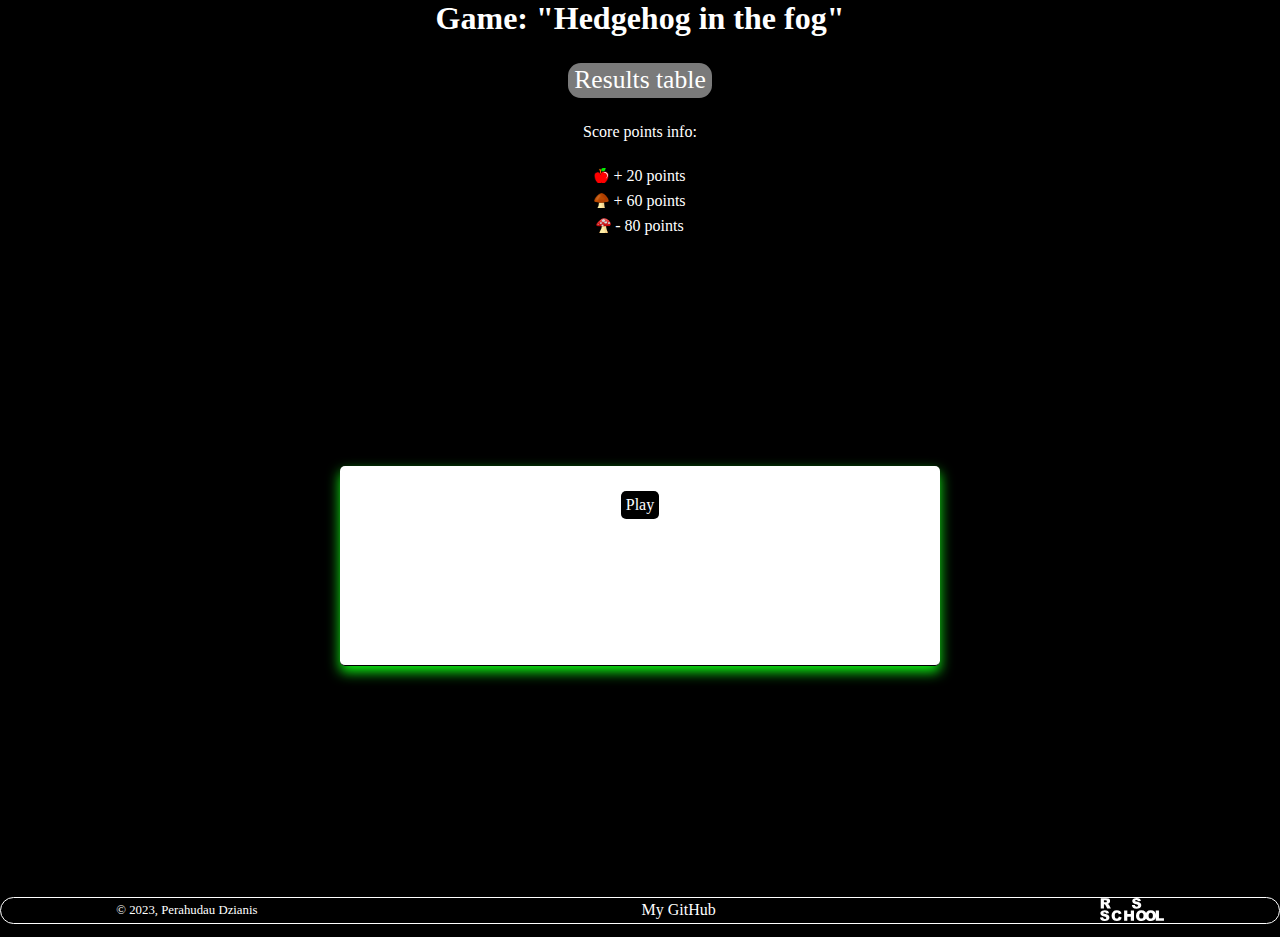
<file: random-game/index.html>
<!DOCTYPE html>
 <html lang="en">
  <head>
    <meta charset="UTF-8">
    <meta http-equiv="X-UA-Compatible" content="IE-edge">
    <meta name="viewport" content="width=device-width, initial-scale=1.0">
    <title>Random game: Hedgehog in the fog</title>
    <script src="./js/index.js" defer></script>
    <link rel="icon" type="image/x-icon" href="./assets/ico/favicon.ico">
    <link rel="stylesheet" href="./css/style.css">
  </head>
  <body>
    <h1>Game: "Hedgehog in the fog"</h1>
    <div class="wrapper">
    <header>
      <div class="header-list">
        <div class="header-list-item">Results table</div>
        <div class="score-points-info">Score points info:</div>
        <div class="score-info">
          <div class="apple-info">
            <div class="apple-info-img"></div>
            <div class="apple-info-score"> &nbsp;+ 20 points</div>
          </div>
          <div class="boletus-info">
            <div class="boletus-info-img"></div>
            <div class="boletus-info-score"> &nbsp;+ 60 points</div>
          </div>
          <div class="flyagaric-info">
            <div class="flyagaric-info-img"></div>
            <div class="flyagaric-info-score"> &nbsp;- 80 points</div>
          </div>
        </div>
      </div>
    </header>
    <main class="main">
      <div class="game-container">
        <div class="play-game">Play</div>
        <div class="view-play-end-score"></div>
        <div class="play-again">Play again</div>
        <div class="score-container">score:<span class="score"></span></div>
        <div id="hedgehog"></div>
        <div id="stone"></div>
        <div id="apple"></div>
        <div id="boletus"></div>
        <div id="flyagaric"></div>
      </div>
    </main>
    <footer class="footer">
      <div class="footer-container">
        <div class="footer-date">© 2023, Perahudau Dzianis</div>
        <div class="my-git-hub"><a class="footer-href" href="https://github.com/TV1GGER">My GitHub</a></div>
        <div class="footer-rss-logo">
          <a href="https://rs.school/js-stage0/"><svg xmlns="http://www.w3.org/2000/svg" viewBox="0 0 552.85 198.67"><title>rs_school</title><g data-name="Layer 2"><g data-name="Layer 1"><path d="M275.36 61.37l26.29-1.65q.86 6.41 3.48 9.76 4.28 5.43 12.2 5.43 5.91 0 9.12-2.77a8.34 8.34 0 0 0 3.2-6.44 8.18 8.18 0 0 0-3-6.22q-3-2.74-14.15-5.19-18.18-4.08-25.93-10.86a21.84 21.84 0 0 1-7.81-17.26 23.44 23.44 0 0 1 4-13 26.47 26.47 0 0 1 12-9.64q8-3.51 22-3.51 17.14 0 26.14 6.38t10.71 20.28l-26.05 1.52q-1-6-4.36-8.78t-9.2-2.77c-3.21 0-5.63.69-7.25 2.05a6.25 6.25 0 0 0-2.44 5 5 5 0 0 0 2 3.84q1.95 1.77 9.27 3.3 18.12 3.9 26 7.9t11.4 9.91a25.12 25.12 0 0 1 3.57 13.24 28.37 28.37 0 0 1-4.75 15.86 29.83 29.83 0 0 1-13.3 11q-8.55 3.75-21.54 3.75-22.81 0-31.6-8.78t-10-22.35zM6.27 91V1.53h46.06q12.81 0 19.58 2.19a20.93 20.93 0 0 1 10.92 8.14A24.75 24.75 0 0 1 87 26.35a24.8 24.8 0 0 1-3.2 12.84A24.91 24.91 0 0 1 75.07 48a33.63 33.63 0 0 1-9.7 3.54 27.79 27.79 0 0 1 7.19 3.29A27.79 27.79 0 0 1 77 59.49 35.16 35.16 0 0 1 80.85 65l13.38 26H63L48.24 63.63q-2.81-5.31-5-6.9a11.63 11.63 0 0 0-6.78-2.07H34V91zM34 37.76h11.68A41 41 0 0 0 53 36.54a7.3 7.3 0 0 0 4.48-2.81 8.24 8.24 0 0 0 1.74-5.18 8.23 8.23 0 0 0-2.75-6.65q-2.74-2.32-10.31-2.32H34zM0 167.56l26.29-1.64q.86 6.41 3.48 9.76Q34 181.11 42 181.11q5.91 0 9.12-2.78a8.34 8.34 0 0 0 3.2-6.44 8.2 8.2 0 0 0-3-6.22q-3-2.74-14.15-5.18-18.18-4.1-25.93-10.86a21.87 21.87 0 0 1-7.81-17.27 23.49 23.49 0 0 1 4-13 26.47 26.47 0 0 1 12-9.64q8-3.51 22-3.51 17.14 0 26.14 6.38t10.71 20.28l-26 1.53q-1-6-4.36-8.79t-9.19-2.74q-4.81 0-7.25 2a6.25 6.25 0 0 0-2.44 5 5 5 0 0 0 2 3.85q1.95 1.77 9.27 3.29 18.12 3.9 26 7.9t11.4 9.91a25.15 25.15 0 0 1 3.57 13.24 28.35 28.35 0 0 1-4.75 15.86 29.83 29.83 0 0 1-13.3 11q-8.55 3.75-21.54 3.75-22.81 0-31.6-8.78T0 167.56zm163-7.01l24.22 7.32a44.72 44.72 0 0 1-7.69 17 33.46 33.46 0 0 1-13 10.31q-7.78 3.47-19.8 3.47-14.58 0-23.82-4.23t-16-14.91q-6.72-10.67-6.71-27.31 0-22.18 11.8-34.11t33.4-11.92q16.91 0 26.57 6.84t14.36 21l-24.4 5.43a21 21 0 0 0-2.68-6 16 16 0 0 0-5.67-4.88 16.31 16.31 0 0 0-7.51-1.71q-9.39 0-14.39 7.56-3.8 5.61-3.79 17.61 0 14.86 4.52 20.38t12.69 5.51q7.92 0 12-4.45t5.9-12.91zm45.51-52.83h27.63V139h30.2v-31.28h27.75v89.43h-27.75V161h-30.2v36.18h-27.63zm102.78 44.77q0-21.88 12.2-34.1t34-12.2q22.32 0 34.4 12T404 151.76q0 15.69-5.28 25.72a37.54 37.54 0 0 1-15.25 15.61q-10 5.58-24.86 5.58-15.12 0-25-4.82a37.59 37.59 0 0 1-16.07-15.25q-6.26-10.42-6.25-26.11zm27.63.13q0 13.55 5 19.46t13.7 5.91q8.91 0 13.79-5.79t4.88-20.8q0-12.63-5.1-18.46t-13.82-5.82A16.78 16.78 0 0 0 344 133q-5.07 6-5.08 19.62z"></path><path d="M392.28 152.49q0-21.88 12.2-34.1t34-12.2q22.34 0 34.41 12t12.07 33.58q0 15.69-5.27 25.72a37.6 37.6 0 0 1-15.25 15.61q-10 5.58-24.86 5.58-15.13 0-25-4.82a37.67 37.67 0 0 1-16.08-15.25q-6.22-10.43-6.22-26.12zm27.64.13q0 13.55 5 19.46t13.72 5.92q8.91 0 13.79-5.79t4.88-20.8q0-12.63-5.09-18.46t-13.82-5.82A16.77 16.77 0 0 0 425 133q-5.09 6-5.08 19.62z"></path><path d="M482.08 107.72h27.64v67.41h43.13v22h-70.77z"></path></g></g></svg></a>
        </div>
      </div>
    </footer>
  </div>
  <div class="results-table-wrapper">
    <div class="results-table-outside-click-wrapper"></div>
  <div class="results-table">
    <div class="results-table-header">Results table</div>
  </div>
  </div>
  </body>
 </html>
</file>
<file: image-galery/css/style.css>
@media (prefers-reduced-motion: no-preference) {
  :root {
    scroll-behavior: smooth;
  }
}
* {
  -webkit-box-sizing: border-box;
  box-sizing: border-box;
  margin: 0;
  padding: 0;
}

*,
*::before,
*::after {
  -webkit-box-sizing: border-box;
  box-sizing: border-box;
}

@font-face {
  font-family: "Lexend";
  src: url("../assets/fonts/Lexend/Lexend-VariableFont_wght.ttf");
}
html {
  width: 100%;
  max-width: 1440px;
  height: 100%;
  margin: 0 auto;
  padding: 0;
}

body {
  width: 100%;
  height: 100%;
  padding-left: 7vw;
  padding-right: 7vw;
  background: rgb(0, 0, 0);
}

.wrapper {
  min-height: 100%;
  display: -webkit-box;
  display: -ms-flexbox;
  display: flex;
  -webkit-box-orient: vertical;
  -webkit-box-direction: normal;
      -ms-flex-direction: column;
          flex-direction: column;
}

header {
  padding-left: 7vw;
  padding-right: 7vw;
  background: rgb(0, 0, 0);
}

.header {
  display: -webkit-box;
  display: -ms-flexbox;
  display: flex;
  min-height: 3.5vw;
  max-height: -webkit-fit-content;
  max-height: -moz-fit-content;
  max-height: fit-content;
  border-radius: 5vw;
  border: 0.1vw solid white;
  margin-top: 1vw;
}

.main {
  -webkit-box-flex: 1;
      -ms-flex: 1 1 auto;
          flex: 1 1 auto;
}

.header-container {
  display: -webkit-box;
  display: -ms-flexbox;
  display: flex;
  -webkit-box-orient: horizontal;
  -webkit-box-direction: normal;
      -ms-flex-direction: row;
          flex-direction: row;
  -webkit-box-pack: justify;
      -ms-flex-pack: justify;
          justify-content: space-between;
  -webkit-box-align: center;
      -ms-flex-align: center;
          align-items: center;
  margin: auto;
  gap: 30vw;
}

h1 {
  font-size: 1.4vw;
  font-family: "Lexend";
}

.header-logo {
  display: -webkit-box;
  display: -ms-flexbox;
  display: flex;
  -webkit-box-orient: horizontal;
  -webkit-box-direction: normal;
      -ms-flex-direction: row;
          flex-direction: row;
  -webkit-box-pack: justify;
      -ms-flex-pack: justify;
          justify-content: space-between;
  -webkit-box-align: center;
      -ms-flex-align: center;
          align-items: center;
  color: #0ef613;
  gap: 1vw;
}

.logo-ico-svg {
  fill: white;
}

/*.header-input-wrapper {
  display: flex;
  flex-direction: row;
  justify-content: space-between;
  align-items: center;
}*/
.header-input-container {
  margin: 0 auto;
}

.header-input-container svg {
  width: 2.4vw;
  height: 2.4vw;
}

.header-input-in {
  width: 21vw;
  height: 2.5vw;
  font-size: 1.5vw;
}

.header-search {
  width: 2.4vw;
  height: 2.4vw;
  position: absolute;
  display: inline-block;
  margin-left: -3.5vw;
  margin-top: 0.1vw;
  cursor: pointer;
}
.header-search:hover svg {
  fill: #0ef613;
}

.header-close {
  width: 2.4vw;
  height: 2.4vw;
  display: none;
  position: absolute;
  margin-left: -3.5vw;
  margin-top: 0.1vw;
}

.header-close-visible {
  display: inline-block;
  cursor: pointer;
}
.header-close-visible:hover svg {
  fill: #0ef613;
}

.header-search-hidden {
  display: none;
  visibility: hidden;
}

.header-close {
  visibility: visible;
}

.footer {
  display: -webkit-box;
  display: -ms-flexbox;
  display: flex;
  height: 3.5vw;
  border-radius: 5vw;
  border: 0.1vw solid white;
  margin-bottom: 1vw;
}

.footer-container {
  display: -webkit-box;
  display: -ms-flexbox;
  display: flex;
  -webkit-box-orient: horizontal;
  -webkit-box-direction: normal;
      -ms-flex-direction: row;
          flex-direction: row;
  -webkit-box-pack: justify;
      -ms-flex-pack: justify;
          justify-content: space-between;
  -webkit-box-align: center;
      -ms-flex-align: center;
          align-items: center;
  margin: auto;
  gap: 30vw;
  padding-left: 1vw;
  padding-right: 1vw;
}

.footer-date {
  font-family: "Lexend";
  font-size: 1vw;
  color: white;
  cursor: default;
}

.footer-rss-logo {
  width: 5vw;
  height: 2vw;
  cursor: pointer;
  -webkit-transition: 0.4s;
  transition: 0.4s;
}
.footer-rss-logo svg {
  fill: white;
}

.my-git-hub {
  cursor: pointer;
  -webkit-transition: 0.4s;
  transition: 0.4s;
}
.my-git-hub a {
  text-decoration: none;
  font-family: "Lexend";
  font-size: 1vw;
  color: white;
}

main {
  display: -webkit-box;
  display: -ms-flexbox;
  display: flex;
  -webkit-box-align: center;
      -ms-flex-align: center;
          align-items: center;
  padding-top: 2vw;
  padding-bottom: 2vw;
}

.main-container {
  height: -webkit-fit-content;
  height: -moz-fit-content;
  height: fit-content;
  visibility: hidden;
  display: -webkit-box;
  display: -ms-flexbox;
  display: flex;
  -webkit-box-orient: horizontal;
  -webkit-box-direction: normal;
      -ms-flex-direction: row;
          flex-direction: row;
  -webkit-box-pack: justify;
      -ms-flex-pack: justify;
          justify-content: space-between;
  -ms-flex-wrap: wrap;
      flex-wrap: wrap;
  -webkit-box-align: center;
      -ms-flex-align: center;
          align-items: center;
  gap: 2vw 2vw;
  opacity: 0;
  -webkit-transition: 0.4s;
  transition: 0.4s;
}

.main-container-active {
  visibility: visible;
  opacity: 1;
}

.main-item1, .main-item2, .main-item3, .main-item4, .main-item5, .main-item6, .main-item7, .main-item8, .main-item9, .main-item10, .main-item11, .main-item12 {
  width: 160px;
  height: 160px;
  background-color: white;
  background-position: center;
  background-size: cover;
  border-radius: 2vw;
  border: 0.1vw solid white;
  cursor: pointer;
  -webkit-transition: 0.4s;
  transition: 0.4s;
}

.main-item1:hover, .main-item2:hover, .main-item3:hover, .main-item4:hover, .main-item5:hover, .main-item6:hover, .main-item7:hover, .main-item8:hover, .main-item9:hover, .main-item10:hover, .main-item11:hover, .main-item12:hover {
  -webkit-filter: drop-shadow(0vw 0.3vw 0.3vw #0ef613);
          filter: drop-shadow(0vw 0.3vw 0.3vw #0ef613);
  -webkit-transform: scale(1.1);
          transform: scale(1.1);
}

.footer-href {
  -webkit-transition: 0.4s;
  transition: 0.4s;
}

.my-git-hub:hover .footer-href {
  color: #0ef613;
}

.footer-rss-logo {
  cursor: pointer;
}
.footer-rss-logo svg {
  -webkit-transition: 0.4s;
  transition: 0.4s;
}

.footer-rss-logo:hover svg {
  fill: #0ef613;
}
</file>
<file: library/style.css>
@media (prefers-reduced-motion: no-preference) {
  :root {
      scroll-behavior: smooth;
  }
}
* {
padding: 0px;
margin: 0px;
border: none;
}
*,
*::before,
*::after {
  box-sizing: border-box;
}

@font-face {
  font-family: 'Forum';
  src: url("./assets/fonts/Forum/Forum-Regular.ttf");
}

@font-face {
  font-family: 'Inter';
  src: url("./assets/fonts/Inter/Inter-VariableFont_slnt\,wght.ttf");
}

html {
  width: 100%;
  margin: 0 auto;
  padding: 0;
  top: 0; left: 0; bottom: 0; right: 0;
}

body {
  width: 100%;
  height: auto;
}

.header {
  width: 100%;
  background: #0C0C0E;
  box-shadow: 0px 4px 4px 0px rgba(0, 0, 0, 0.25);
}

.header-container {
  width: 100%;
  max-width: 1440px;
  display: flex;
  height: 90px;
  flex-direction: row;
  justify-content:space-between;
  align-items: center;
  gap: 40px;
  margin: 0 auto;
  padding-right: 20px;
}

.header-nav-wrapper {
  width: 100%;
  display: flex;
  flex-direction: row;
  justify-content:space-between;
}

main {
  width: 100%;
  padding-left: 20px;
  padding-right: 20px;
}

h1 {
  max-width: 315px;
  display: inline-block;
  margin-left: 20px;
  color: #FFFFFF;
  text-shadow: 0px 4px 4px 0px rgba(0, 0, 0, 0.25);
  font-family: 'Forum';
  font-size: 30px;
  font-style: normal;
  font-weight: 400;
  line-height: 50px;
  letter-spacing: 0.6px;
}

.nav-list {
  display: flex;
  flex-direction: row;
  justify-content: space-between;
  list-style: none;
  gap: 30px;
  color: #FFFFFF;
  font-family: 'Inter';
  font-size: 20px;
  font-style: normal;
  font-weight: 400;
  line-height: 50px;
  margin-left: auto;
}

.nav-link a {
  text-decoration: none;
  color: #FFFFFF;
  cursor: pointer;
  transition: 0.4s;
}

.nav-link a:hover {
  color: #BB945F;
  text-decoration: none;
}

.layout__btn {
  display: none;
}

.burger__btn {
  display: none;
}

.nav-close-x{
  display: none;
}

.dropdownBtn {
  width: 28px;
  height: 28px;
  background-color: transparent;
}

.dropdown {
  position: relative;
  display: inline-block;
  z-index: 9;
}

.icon-profile-svg {
  width: 28px;
  height: 28px;
  flex-shrink: 0;
  cursor: pointer;
  
}

.icon-profile-link{
  text-decoration: none;
}

.icon-profile-letters-wrapper {
  width: 100%;
  height: 100%;
  display: flex;
  justify-content: center;
  flex-direction: column;
  align-items: center;
  text-align: center;
  background-color: #FFFFFF;
  color: #BB945F;
  font-family: 'Inter';
  font-size: 15px;
  font-style: normal;
  font-weight: 400;
  line-height: 20px;
  border-radius: 28px;
}

.icon-profile-path {
  transition: 0.4s;
}


.icon-profile-path:hover {
  fill: #BB945F;
}

.dropdown-content {
  visibility: hidden;
  position: absolute;
  right: 0;
  background-color: #FFF;
  width: 80px;
  height: 115px;
  color: #000;
  text-align: center;
  font-family: 'Inter';
  font-size: 15px;
  font-style: normal;
  font-weight: 400;
  line-height: 20px;
  opacity: 0;
  transition: 0.4s;
}

.dropdown-content-profile {
  width: 48px;
  height: 20px;
  color: #000;
  font-family: 'Inter';
  font-size: 15px;
  font-style: normal;
  font-weight: 700;
  line-height: 20px;
  margin: 5px auto;
}

.dropdown-content-profile-line {
  width: 40px;
  height: 1px;
  background: #BB945F;
  margin: 5px auto;
}

.dropdown-content-log-in {
  height: 20px;
  color: #000;
  text-align: center;
  font-family: 'Inter';
  font-size: 15px;
  font-style: normal;
  font-weight: 400;
  line-height: 20px;
  margin: 15px auto;
  cursor: pointer;
}

.dropdown-content-my-profile {
  height: 20px;
  color: #000;
  text-align: center;
  font-family: 'Inter';
  font-size: 15px;
  font-style: normal;
  font-weight: 400;
  line-height: 20px;
  margin: 15px auto;
  cursor: pointer;
}

.dropdown-content-register {
  height: 20px;
  color: #000;
  font-family: 'Inter';
  font-size: 15px;
  font-style: normal;
  font-weight: 400;
  line-height: 20px;
  margin: 10px auto;
  cursor: pointer;
}

.dropdown-content-log-out {
  height: 20px;
  color: #000;
  font-family: 'Inter';
  font-size: 15px;
  font-style: normal;
  font-weight: 400;
  line-height: 20px;
  margin: 10px auto;
  cursor: pointer;
}

.dropdown-content a {
  color: black;
  text-decoration: none;
  display: block;
}

.dropdown-content a:hover {
  background-color: #BB945F;}

.content-block {
  visibility: visible;
  opacity: 1;
}

.outside-click-wrapper {
  display: none;
}

.outside-click-wrapper-visible {
  display: block;
  position:absolute;
  width: 100%;
  height: 100%;
  top: 0;
  left: 0;
  background-color: transparent;
  z-index: 8;
}

.welcome {
  width: 100%;
  background: url("./assets/img/welcome-bg.png") no-repeat;
  background-size: cover;
}

.welcome-container {
  width: 100%;
  max-width: 1440px;
  height: 600px;
  margin: 0 auto;
}

.welcome-text-block {
  display: inline-flex;
  flex-direction: column;
  width: 600px;
  height: 220px;
  padding: 35px 40px;
  justify-content: center;
  align-items: center;
  flex-shrink: 0;
  background: #0C0C0E;
  margin-top: 220px;
}

.welcome-text {
  width: fit-content;
  display: block;
  color: #FFF;
  font-family: 'Forum';
  font-size: 40px;
  font-style: normal;
  font-weight: 400;
  line-height: 50px;
  letter-spacing: 3px;
  text-transform: uppercase;
  text-align: center;
}

.about {
  width: 100%;
  padding-top: 20px;
  padding-bottom: 40px;
}

.about p {
  text-align: center;
  margin-top: 40px;
  color: #000;
  text-align: center;
  font-family: 'Inter';
  font-size: 20px;
  font-style: normal;
  font-weight: 400;
  line-height: 40px;
}

.about-container {
  width: 100%;
  max-width: 1400px;
  text-align: center;
  margin: 0 auto;
}

.about-header {
  display: flex;
  flex-direction: column;
  justify-content: space-between;
  align-items: center;
  gap: 20px;
}

.section-header-text {
  color: #0C0C0E;
  font-family: 'Forum';
  font-size: 40px;
  font-style: normal;
  font-weight: 400;
  line-height: 40px;
  letter-spacing: 2px;
  text-transform: capitalize;
  text-align: center;
}

.contacts h2 {
  margin-left: -18px;
}

.header-bottom-line {
  width: 50px;
  height: 1px;
  flex-shrink: 0;
  background-color: #0C0C0E;
}

.about-slider-wrapper {
  overflow: hidden;
}

.about-slider-images {
  display: flex;
  flex-direction: row;
  justify-content:center;
  align-items: center;
  margin-top: 20px;
}

.about-img-wrapper {
  position: relative;
  width: 2350px;
  display: flex;
  flex-direction: row;
  justify-content:space-between;
  align-items: center;
  gap: 25px;
  transition: 5s;
}

.carosel-img {
  position: relative;
  max-width: 2250px;
  height: auto;
  margin: 0 auto;
  overflow: hidden;
  transition: 0.42s;
}

.about-slider-img {
  width: 100%;
  max-width: 450px;
  height: auto;
  object-fit: cover;
}

.about-slider-images-container {
  width: 100%;
  max-width: 450px;
  height: auto;
}

.carret-left {
  display: none;
}

.carret-right {
  display: none;
}

.about-slider-dots-navigation {
  display: flex;
  flex-direction: row;
  justify-content: center;
  align-items: center;
  margin-top: 32px;
  margin-left: 50px;
}

#about-dots-btn1, #about-dots-btn2, #about-dots-btn3, #about-dots-btn4, #about-dots-btn5 {
  cursor: pointer;
}

.about-dots-btn {
  position: relative;
  height: 26px;
  width: 26px;
  vertical-align: middle;
}

#about-dots-btn4 {
  visibility: hidden;
}

#about-dots-btn5 {
  visibility: hidden;
}

.about-dots-btn-svg {
  position: absolute;
  margin: 0;
  top: 50%;
  transform: translate(-50%, -50%)
}

@keyframes move-right {
  from {left: 0px;}
  to {left: 475px;}
}

.transition-right {
  animation-name: move-right;
  animation-duration: 5s;
}

@keyframes move-left {
  from {left: 0px;}
  to {left: -475px;}
}

.transition-left {
  animation-name: move-left;
  animation-duration: 5s;
}

@keyframes move-dot3-right {
  from {left: 0px;}
  to {left: -950px;}
}

.transition-dot3-right {
  animation-name: move-dot3-right;
  animation-duration: 5s;
}

@keyframes move-dot3-right-middle {
  from {left: -475px;}
  to {left: -950px;}
}

.transition-dot3-right-middle {
  animation-name: move-dot3-right-middle;
  animation-duration: 5s;
}

@keyframes move-dot4-right {
  from {left: 0px;}
  to {left: -1425px;}
}

.transition-dot4-right {
  animation-name: move-dot4-right;
  animation-duration: 5s;
}

@keyframes move-dot4-left {
  from {right: -1900px;}
  to {right: -1450px;}
}

.transition-dot4-left {
  animation-name: move-dot4-left;
  animation-duration: 5s;
}

@keyframes move-dot5-right {
  from {left: 0px;}
  to {left: -1900px;}
}

.transition-dot5-right {
  animation-name: move-dot5-right;
  animation-duration: 5s;
}

.favorites {
  width: 100%;
}

.favorites-container {
  max-width: 1400px;
  padding-bottom: 40px;
  margin: 0 auto;
}

.favorites-header {
  display: flex;
  flex-direction: column;
  justify-content: space-between;
  align-items: center;
  gap: 20px;
  margin-top: 15px;
  padding-bottom: 40px;
}

.favorites-legend-radio {
  color: #000;
  text-align: left;
  font-family: 'Inter';
  font-size: 20px;
  font-style: normal;
  font-weight: 700;
  line-height: normal;
}

.favorites-radio-inputs {
  display: flex;
  flex-direction: row;
  justify-content:space-between;
  align-items: center;
  max-width: 705px;
  margin-top: 35px;
  margin-left: -5px;
}

.favorites-radio-inputs-container {
  display: flex;
  flex-direction: row;
  justify-content: space-between;
  align-items: center;
  border: 5px solid transparent;
}

#summer-container {
  margin-right: 15px;
}

.favorites-radio-inputs label {
  width: 70px;
  color: #000;
  font-family: 'Inter';
  font-size: 20px;
  font-style: normal;
  font-weight: 400;
  line-height: normal;
  cursor: pointer;
  margin-left: 20px;
  transition: 0.4s;
}

.favorites-radio-inputs input {
  width: 1px;
  height: 1px;
  overflow: hidden;
  clip: rect(0 0 0 0);
  padding-left: 20px;
}

.radio-style {
  display: inline-block;
  width: 17px;
  height: 17px;
  background-image: url("./assets/icon/Ellipse2.svg");
  display: inline-block;
  border-radius: 50%;
}

.favorites-radio-inputs input:checked ~ .radio-style {
  background-image: url("./assets/icon/Group.svg");
  border-radius: 50%;
}

#winter:checked ~ #label-winter, #spring:checked ~ #label-spring, #summer:checked ~ #label-summer, #autumn:checked ~ #label-autumn  {
  font-weight: 700;
}

.staff-picks-container {
  display: flex;
  flex-direction: row;
  flex-wrap: wrap;
  justify-content: space-between;
  align-items: center;
  gap: 40px 0px;
  padding-top: 35px;
  padding-right: 40px;
}

#eaters-sunyi-dean, #Cackle-Rachel-Harrison, #dante-erich-auerbach, #queen-clive-irving, #body-stephen-king, #carry-toni-jenson, #days-alexandra-chang, #dominicana-angie-cruz, #crude-pablo-fajardo-sophie-tardy-joubert, 
#people-yvon-chouinard, #octopus-brenda-shaughnessy, #shark-kiana-davenport, #casual-renia-white, #fire-lou-ureneck, #rickey-howard-bryant, #slug-megan-milks {

  transition: 1.4s;
}

.unvisible-img {

  visibility: hidden;
  opacity: 0;
  transition: opacity 0.3s;
}

.visible-img {
  position: relative;
  visibility: visible;
  opacity: 1;
  transition: opacity 0.3s;
}

.staff-picks-container-img {
  min-width: 590px;
  min-height: 552px;
  position: relative;
  
}

.staff-picks-img {
  display: block;
  position: absolute;
  bottom:-2px;
  right:0;
}

.staff-picks-container-content {
  height: 550px;
  display: inline-block;
  padding-left: 19px;
  padding-top: 13px;
}

.staff-picks-header {
  color: #000;
  font-family: 'Forum';
  font-size: 20px;
  font-style: normal;
  font-weight: 400;
  line-height: 40px;
  letter-spacing: 2px;
  text-transform: capitalize;
}

.staff-picks-header-bottom-line {
  width: 60px;
  height: 1px;
  background-color: #BB945F;
}

.staff-picks {
  width: 550px;
  min-height: 550px;
  border: 1px solid #000;
  background: #FFF;
}

.staff-picks-name {
  color: #000;
  font-family: 'Inter';
  font-size: 15px;
  font-style: normal;
  font-weight: 700;
  line-height: 40px;
  letter-spacing: 2px;
  text-transform: uppercase;
  padding-top: 20px;
}

.staff-picks-autor {
  color: #000;
  font-family: 'Inter';
  font-size: 15px;
  font-style: normal;
  font-weight: 700;
  line-height: 40px;
  letter-spacing: 2px;
  text-transform: capitalize;
}

.staff-picks-content {
  width: 357px;
  color: #000;
  font-family: 'Inter';
  font-size: 15px;
  font-style: normal;
  font-weight: 400;
  line-height: 40px;
  letter-spacing: 2px;
  text-transform: capitalize;
  margin-top: 20px;
}

.staff-picks-button {
  position: absolute;
  bottom: 14px;
  width: 75px;
  height: 30px;
  border-radius: 2px;
  border: 1px solid #0C0C0E;
  background-color: transparent;
  color: #0C0C0E;
  text-align: center;
  font-family: 'Inter';
  font-size: 10px;
  font-style: normal;
  font-weight: 700;
  line-height: normal;
  letter-spacing: 1px;
  cursor: pointer;
  transition: 0.4s;
}

.staff-picks-button:hover {
  border-radius: 2px;
  border: 1px solid #BB945F;
  background-color: #BB945F;
}

.staff-picks-button-own {
  position: absolute;
  bottom: 15px;
  max-width: 75px;
  height: 30px;
  width: 100%;
  border-radius: 2px;
  border: 1px solid #BB945F;
  color: #BB945F;
  text-align: center;
  font-family: 'Inter';
  font-size: 10px;
  font-style: normal;
  font-weight: 700;
  line-height: normal;
  letter-spacing: 1px;
  margin-bottom: 0;
  background-color: transparent;
}

.coffee-shop {
  width: 100%;
}

.coffee-shop-container {
  max-width: 1400px;
  display: flex;
  flex-direction: column;
  justify-content: space-between;
  gap: 41px;
  padding-top: 18px;
  padding-bottom: 40px;
  margin: 0 auto;
}

.coffee-shop-header {
  display: flex;
  flex-direction: column;
  justify-content: space-between;
  align-items: center;
  gap: 20px;
}

.coffee-shop-text-intro {
  color: #000;
  text-align: center;
  font-family: 'Inter';
  font-size: 20px;
  font-style: normal;
  font-weight: 400;
  line-height: 40px;
  letter-spacing: 2px;
}

.coffee-shop-our {
  text-transform: lowercase;
}

.coffee-shop-menu {
  display: flex;
  flex-direction: row;
  flex-wrap: wrap;
  justify-content: space-between;
}

.coffee-and-tea-menu {
  width: 100%;
  max-width: 438px;
  width: 100%;
  display: flex;
  flex-direction: column;
  justify-content: space-between;
  gap: 40px;
}

.coffee-shop-menu-header {
  color: #BB945F;
  font-family: 'Forum';
  font-size: 40px;
  font-style: normal;
  font-weight: 400;
  line-height: 40px;
  letter-spacing: 2px;
  text-transform: capitalize;
}

.coffee-shop-menu__item {
  display: flex;
  flex-direction: row;
  justify-content: space-between;
  align-items: center;
  gap: 60px;
}

.coffee-shop-menu-name {
  width: 212px;
  color: #000;
  font-family: 'Inter';
  font-size: 20px;
  font-style: normal;
  font-weight: 400;
  line-height: 40px;
  letter-spacing: 2px;
  text-transform: capitalize;
}

.coffee-shop-menu-item-line {
  width: 100px;
  height: 1px;
  background-color: #BB945F;
}

.coffee-shop-menu-item-price {
  color: #000;
  font-family: 'Forum';
  font-size: 20px;
  font-style: normal;
  font-weight: 400;
  line-height: 40px;
  letter-spacing: 2px;
  text-transform: capitalize;
}

.desserts-and-cakes-menu {
  display: flex;
  flex-direction: column;
  justify-content: space-between;
  text-align: right;
  gap: 40px;
}

.contacts {
  width: 100%;
}

.contacts-container {
  max-width: 1400px;
  padding-top: 20px;
  padding-bottom: 40px;
  margin: 0 auto;
}

.contacts-header {
  display: flex;
  flex-direction: column;
  justify-content: space-between;
  align-items: center;
  gap: 20px;
  padding-bottom: 40px;
}

.contacts-header h2 {
  padding-left: 18px;
}

.contacts-info {
  max-width: 696;
  display: flex;
  flex-direction: row;
  flex-wrap: wrap;
  justify-content: space-between;
}

.phone-bold-header {
  color: #000;
  text-align: left;
  font-family: 'Inter';
  font-size: 20px;
  font-style: normal;
  font-weight: 700;
  line-height: 40px;
  letter-spacing: 2px;
  text-transform: capitalize;
}

.location-info {
  width: 696px;
  height: 414px;
  overflow: hidden;
}

.location-map {
  width: 696px;
  height: 414px;
}

.text-info {
  text-align: left;
}

.contacts-phones-container {
  display: flex;
  flex-direction: column;
  justify-content: space-around;
  gap: 20px;
  margin-top: 38px;
  padding-bottom: 42px;
}

.contacts-phones__item, .library-director-text {
  color: #000;
  font-family: 'Inter';
  font-size: 20px;
  font-style: normal;
  font-weight: 400;
  line-height: 40px;
  letter-spacing: 2px;
  text-transform: capitalize;
}

.library-director-text {
  margin-top: 20px;
}

.phone-link {
  color: #000;
  text-decoration: none;
  cursor: pointer;
  transition: 0.4s;
}

.phone-link:hover {
  color: #BB945F;
}

.contacts-e-mail-link {
  color: #000;
  text-decoration: none;
  cursor: pointer;
  transition: 0.4s;
}

.contacts-e-mail-link:hover {
  color: #BB945F;
}

.library-card {
  width: 100%;
}

.library-card-container {
  max-width: 1400px;
  padding-bottom: 41px;
  margin: 0 auto;
}

.library-card-header {
  display: flex;
  flex-direction: column;
  justify-content: space-between;
  align-items: center;
  gap: 20px;
  margin-top: 20px;
  margin-bottom: 40px;
  font-family: 'Forum';
  font-size: 40px;
  font-style: normal;
  font-weight: 400;
  line-height: 40px;
  letter-spacing: 2px;
  text-transform: capitalize;
}

.library-card-content {
  display: flex;
  flex-direction: row;
  flex-wrap: wrap;
  justify-content: space-between;
}

.library-card-get-a-card {
  text-align: right;
}

.library-card-find-card-header {
  color: #000;
  font-family: 'Inter';
  font-size: 30px;
  font-style: normal;
  font-weight: 400;
  line-height: normal;
  letter-spacing: 0.6px;
  text-align: center;
  padding-bottom: 30px;
}

.library-card-find-card {
  width: 600px;
  height: 386px;
  border: 3px solid #BB945F;
  background-color: #FFF;
  box-shadow: 0px 4px 4px 0px rgba(0, 0, 0, 0.25);
}

.library-card-input-form-gold-bg {
  width: 560px;
  height: 272px;
  background-color: #BB945F;
  margin: 18px auto;
  padding: 20px 20px 25px 20px;
}

.library-card-input-form-title {
  color: #000;
  font-family: 'Forum';
  font-size: 30px;
  font-style: normal;
  font-weight: 400;
  line-height: 50px;
  letter-spacing: 0.6px;
  padding-bottom: 20px;
}

.library-card-input-container {
  display: flex;
  flex-direction: column;
  justify-content: space-between;
  gap: 25px;
}

.library-card-input-container input {
  width: 520px;
  height: 66px;
  border-radius: 10px;
  background-color: #FFF;
  padding-top: 8px;
  padding-left: 20px;
  padding-bottom: 8px;
  color: #8E8E8E;
  font-family: 'Forum';
  font-size: 30px;
  font-style: normal;
  font-weight: 400;
  line-height: 50px;
  letter-spacing: 0.6px;
}

.library-card-check-card-button {
  display: block;
  padding: 10px 40px;
  border-radius: 2px;
  border: 1px solid #0C0C0E;
  color: #0C0C0E;
  text-align: center;
  font-family: 'Inter';
  font-size: 20px;
  font-style: normal;
  font-weight: 700;
  line-height: normal;
  letter-spacing: 1px;
  background-color: #FFFFFF;
  margin: 0 auto;
  cursor: pointer;
  transition: 0.4s;
}

.library-card-check-card-button:hover {
  border: 1px solid #BB945F;
  background-color: #BB945F;
}

.library-card-get-card-header {
  color: #000;
  font-family: 'Forum';
  font-size: 30px;
  font-style: normal;
  font-weight: 400;
  line-height: normal;
  letter-spacing: 0.6px;
  padding-bottom: 35px;
}

.library-card-get-card-text {
  width: 456px;
  color: #000;
  text-align: right;
  font-family: 'Inter';
  font-size: 20px;
  font-style: normal;
  font-weight: 400;
  line-height: 40px;
  letter-spacing: 0.4px;
  padding-bottom: 35px;
}

.library-card-buttons-container {
  display: flex;
  flex-direction: row;
  justify-content: flex-end;
  gap: 20px;
}

.library-card-button-sign-up, .library-card-button-sign-up-register, .library-button-sign-up, .library-card-button-log-in {
  width: 75px;
  height: 30px;
  color: #0C0C0E;
  text-align: center;
  font-family: 'Inter';
  font-size: 10px;
  font-style: normal;
  font-weight: 700;
  line-height: normal;
  letter-spacing: 1px;
  background-color: #FFFFFF;
  border-radius: 2px;
  border: 1px solid #0C0C0E;
  cursor: pointer;
  transition: 0.4s;
}

.library-card-button-sign-up:hover, .library-card-button-log-in:hover, .library-card-button-sign-up-register:hover {
  border: 1px solid #BB945F;
  background-color: #BB945F;
}

.readers-name:valid {
  border-color: rgb(0, 228, 76);
}

.readers-name:invalid {
  border-color: red;
}

.card-number:valid {
  border-color: rgb(0, 228, 76);
}

.card-number:invalid {
  border-color: red;
}

.footer {
  width: 100%;
  background-color: #0C0C0E;
}

.footer-container {
  max-width: 1440px;
  margin: 0 auto;
}

.footer-media {
  width: 100%;
  height: 100%;
  display: flex;
  flex-direction: row;
  justify-content: space-between;
  color: #FFF;
  text-align: right;
  font-family: 'Inter';
  font-size: 15px;
  font-style: normal;
  font-weight: 400;
  line-height: 20px;
  padding: 20px 20px 30px 20px;
}

.footer-contact-info {
  display: flex;
  flex-direction: column;
  justify-content: space-between;
  text-align: left;
  gap: 10px;
}

.footer-contact-social-link {
  max-width: 102px;
  display: flex;
  flex-direction: row;
  justify-content: space-between;
  align-items: center;
}

.footer-contact-social-link li {
  list-style: none;
}

.footer-contact-social-link svg{
  cursor: pointer;
}

.svg-path {
  transition: 0.4s;
}

.footer-svg:hover .svg-path{
  fill: #BB945F;
}

.footer-work-hours {
  display: flex;
  flex-direction: column;
  justify-content: space-between;
  text-align: right;
  gap: 10px;
}

.footer-line {
  max-width: 1400px;
  height: 1px;
  background-color: #FFF;
  margin: 0 auto;
}

.footer-rss {
  display: flex;
  flex-direction: row;
  justify-content: space-between;
  align-items: center;
  color: #FFF;
  text-align: center;
  font-family: 'Inter';
  font-size: 20px;
  font-style: normal;
  font-weight: 400;
  line-height: 40px;
  letter-spacing: 2px;
  padding: 34px 20px 35px 20px;
}

.footer-rss-text-link {
  margin-left: 153px;
}

.footer-rss-git-hub-link, .footer-rss-link, .footer-contact-adress-link {
  text-decoration: none;
  color: #FFF;
  cursor: pointer;
  transition: 0.4s;
}

.footer-rss-git-hub-link:hover, .footer-rss-link:hover, .footer-contact-adress-link:hover {
  color: #BB945F;
}

.modal-register-wrapper {
  position:fixed;
  display:flex;
  align-items:center;
  justify-content:center;
  top:0px;
  left:0px;
  width:100vw;
  height:100vh;
  visibility: hidden;
  opacity: 0;
  transition: 0.4s;
}

.modal-register-outside-click-wrapper {
  visibility: hidden;
  position:absolute;
  width: 100%;
  height: 100%;
  top: 0;
  left: -1000;
  opacity: 0;
  transition: 0.4s;
}

.modal-register-outside-click-wrapper-active {
  left: 0;
  visibility: visible;
  background-color: rgb(32, 31, 31);
  opacity: 0.7;
  z-index: 8;
}


.modal-register-wrapper-open {
  visibility: visible;
  opacity: 1;
}

.modal-register {
  position: relative;
  width: 250px;
  height: 382px;
  color: #000000;
  background-color: #FFF;
  font-family: 'Inter';
  font-size: 15px;
  font-style: normal;
  font-weight: 400;
  line-height: 20px;
  letter-spacing: 0.3px;
  padding-left: 25px;
  padding-right: 25px;
  z-index: 11;
}

.modal-register-svg {
  position: absolute;
  top: 15px;
  right: 15px;
  cursor: pointer;
}

.modal-register-header {
  color: #000;
  text-align: center;
  font-family: 'Forum';
  font-size: 20px;
  font-style: normal;
  font-weight: 400;
  line-height: 20px;
  letter-spacing: 0.4px;
  text-transform: uppercase;
  margin: 20px auto;
}

.modal-register input {
  width: 200px;
  height: 20px;
  flex-shrink: 0;
  border: 1px solid #BB945F;
}

.modal-register-fields {
  display: flex;
  flex-direction: column;
  justify-content: space-between;
  align-items: left;
  gap: 10px;

}

.modal-register-have-account-wrapper {
  display: flex;
  flex-direction: row;
  justify-content:flex-start;
  gap: 10px;
}

.modal-register-have-account {
  color: #000;
  text-shadow: 0px 2px 3px rgba(255, 255, 255, 0.16);
  font-family: 'Inter';
  font-size: 10px;
  font-style: normal;
  font-weight: 400;
  line-height: normal;
}

.modal-register-have-login {
  color: #0C0C0E;
  text-align: center;
  font-family: 'Inter';
  font-size: 10px;
  font-style: normal;
  font-weight: 700;
  line-height: normal;
  letter-spacing: 1px;
  text-decoration-line: underline;
  cursor: pointer;
}

.modal-login-wrapper {
  position:fixed;
  display:flex;
  align-items:center;
  justify-content:center;
  top:0px;
  left:0px;
  width:100vw;
  height:100vh;
  visibility: hidden;
  opacity: 0;
  transition: 0.4s;
}

.modal-login-outside-click-wrapper {
  visibility: hidden;
  position:absolute;
  width: 100%;
  height: 100%;
  top: 0;
  left: -1000;
  opacity: 0;
  transition: 0.4s;
}

.modal-login-outside-click-wrapper-active {
  left: 0;
  visibility: visible;
  background-color: rgb(32, 31, 31);
  opacity: 0.7;
  z-index: 8;
}

.modal-login-wrapper-open {
  visibility: visible;
  opacity: 1;
}

.modal-login {
  width: 250px;
  height: 262px;
  position: relative;
  color: #000000;
  background-color: #FFF;
  font-family: 'Inter';
  font-size: 15px;
  font-style: normal;
  font-weight: 400;
  line-height: 20px;
  letter-spacing: 0.3px;
  padding-left: 25px;
  padding-right: 25px;
  z-index: 11;
}

.modal-login-header {
  color: #000;
  text-align: center;
  font-family: 'Forum';
  font-size: 20px;
  font-style: normal;
  font-weight: 400;
  line-height: 20px;
  letter-spacing: 0.4px;
  text-transform: uppercase;
  margin: 20px auto;
}

.modal-login-fields {
  display: flex;
  flex-direction: column;
  justify-content: space-between;
  align-items: left;
  gap: 10px;
}

.modal-login input {
  width: 200px;
  height: 20px;
  flex-shrink: 0;
  border: 1px solid #BB945F;
}

#modal-login-btn {
  margin-top: 10px;
}

.modal-login-dhave-account-wrapper {
  display: flex;
  flex-direction: row;
  justify-content:flex-start;
  gap: 10px;
}

.modal-login-dhave-account {
  color: #000;
  text-shadow: 0px 2px 3px rgba(255, 255, 255, 0.16);
  font-family: 'Inter';
  font-size: 10px;
  font-style: normal;
  font-weight: 400;
  line-height: normal;
}

.modal-login-dhave-register {
  color: #0C0C0E;
  text-align: center;
  font-family: 'Inter';
  font-size: 10px;
  font-style: normal;
  font-weight: 700;
  line-height: normal;
  letter-spacing: 1px;
  text-decoration-line: underline;
  cursor: pointer;
}

.modal-login-svg {
  position: absolute;
  top: 15px;
  right: 15px;
  cursor: pointer;
}

.user-text-icon {
  color: #BB945F;
  font-family: 'Inter';
  font-size: 15px;
  font-style: normal;
  font-weight: 400;
  line-height: 20px;
}

.modal-profile {
  width: 600px;
  height: 403px;
  display: flex;
  flex-direction: row;
  justify-content: space-between;
  border: 1px solid #da1f1f;
}

/*.modal-profile-wrapper {
  position:fixed;
  display:flex;
  align-items:center;
  justify-content:center;
  top:0px;
  left:0px;
  width:100vw;
  height:100vh;
  visibility: hidden;
  opacity: 0;
  transition: 0.4s;
}*/

.modal-profile-photo {
  width: 170px;
  height: 403px;
  background-color: #0C0C0E;
}

.modal-profile-content {
  width: 430px;
  height: 403px;
  display: flex;
  flex-direction: column;
  justify-content: space-between;
  background-color: #FFF;
}

.modal-profile-header {
  color: #000;
  text-align: center;
  font-family: 'Forum';
  font-size: 40px;
  font-style: normal;
  font-weight: 400;
  line-height: 20px; /* 50% */
  letter-spacing: 0.8px;
  text-transform: uppercase;
  margin-top: 40px;
}

.modal-profile-icons {
  display: flex;
  flex-direction: row;
  justify-content: space-between;
  align-items: center;
}

@media screen and (max-width: 1235px) {
  @media (prefers-reduced-motion: no-preference) { 
      :root {
      scroll-behavior: smooth;
  }}
  .staff-picks-container {
    flex-direction: column;
  }
}


@media screen and (max-width: 1024px) {
  @media (prefers-reduced-motion: no-preference) { 
      :root {
      scroll-behavior: smooth;
  }}

  .header-container {
    padding: 20px;
  }

  .staff-picks-container {
    flex-direction: row;
    flex-wrap: wrap;
    justify-content: center;
  }

  .coffee-shop-menu {
    flex-direction: column;
    align-items: center;
    justify-content: center;
  }

  .library-card-content {
    display: flex;
    flex-direction: column;
    align-items: center;
    flex-wrap: wrap;
    justify-content: center;
  }

  .nav {
    position: fixed;
    max-width: 332px;
    height: 100vh;
    top: 0;
    right: 0;
    background-color: #000000;
    z-index: 9;
    text-align: center;
    padding-left: 107px;
    padding-right: 107px;
    padding-top: 100px;
    transform: translateX(100%);
    transition: .4s ease-in-out;
    overflow-y:auto;  
  }

  .layout__btn {
    display: block;
    width: 100%;
    height: 100%;
    position:absolute;
    top: 0;
    left: 0;
    opacity: 0;
    z-index: 7;
    transform: translateX(-100%);
    transition: .1s;
  }
  .layout__btn_active {
    transform: translateX(0);
  }

  .nav_active {
    transform: translateX(0);
  }

  .nav-close {
    width: 32px;
    height: 32px;
    position: absolute;
    top: 31px;
    right: 15px;
    z-index: 11;
    cursor: pointer;
    transition: 0.4s;
  }

  .nav-close-x {
    display: block;
    width: 100%;
  }

  .nav-list {
    display: flex;
    flex-direction: column;
    justify-content: center;
    align-items: center;
    list-style: none;
    text-align: center;
    gap: 30px;
  }

  .burger__btn {
    width: 45px;
    height: 20px;
    display: flex;
    flex-direction: column;
    justify-content: space-between;
    cursor: pointer; 
    z-index: 10;
  }

}

@media screen and (max-width: 768px) {
  @media (prefers-reduced-motion: no-preference) { 
      :root {
      scroll-behavior: smooth;
  }}

  .lock{
    overflow: hidden;
  }

  .header-container {
    max-width: 768px;
    padding: 20px;
  }

  h1 {
    margin: 0;
  }

  .icon-profile {
    width: 28px;
    height: 28px;
    margin: 0 auto;
    cursor: default;
    z-index: 10;
    transition: 0.3s;
  }

  .icon-profile svg {
    width: 28px;
    height: 28px;
    flex-shrink: 0;
    margin-right: 0px;
    margin: auto;
    cursor: default;
  }

  .nav-link-icon-profile {
    display: block;
    position: absolute;
    top: 31px;
    right: 92px;
  }

  .nav {
    position: fixed;
    max-width: 332px;
    height: 100vh;
    top: 0;
    right: 0;
    background-color: #000000;
    z-index: 9;
    text-align: center;
    padding-left: 107px;
    padding-right: 107px;
    padding-top: 100px;
    transform: translateX(100%);
    transition: .4s ease-in-out;
    overflow-y:auto;  
  }

  .layout__btn {
    display: block;
    width: 100%;
    height: 100%;
    position:absolute;
    top: 0;
    left: 0;
    opacity: 0;
    z-index: 7;
    transform: translateX(-100%);
    transition: .1s;
  }
  .layout__btn_active {
    transform: translateX(0);
  }

  .nav_active {
    transform: translateX(0);
  }

  .nav-close {
    width: 32px;
    height: 32px;
    position: absolute;
    top: 31px;
    right: 15px;
    z-index: 11;
    cursor: pointer;
    transition: 0.4s;
  }

  .nav-close-x {
    display: block;
    width: 100%;
  }

  .nav-list {
    display: flex;
    flex-direction: column;
    justify-content: center;
    align-items: center;
    list-style: none;
    text-align: center;
    gap: 30px;
  }

  .burger__btn {
    width: 45px;
    height: 20px;
    display: flex;
    flex-direction: column;
    justify-content: space-between;
    cursor: pointer; 
  }

  .welcome {
    width: 100%;
    background: url("./assets/img/welcome-bg-768.png"), no-repeat;
    background-size: cover;
  }

  .welcome-container {
    max-width: 768px;
    max-height: 600px;
  }

  .about-container {
    max-width: 728px;
  }

  .favorites-container {
    max-width: 728px;
  }

  .about-slider-images {
    width: 100%;
    max-width: 614px;
    height: auto;
    justify-content: center;
    align-items: center;
    gap: 0px;
    margin: 20px auto;
  }

  .carret-left {
    display: block;
    padding-right: 58px;
    margin-top: 40px;
    cursor: pointer;
  }

  .carret-right {
    display: block;
    padding-left: 58px;
    margin-top: 40px;
    cursor: pointer;
  }

  .about-slider-dots-navigation {
    margin-top: 15px;
    margin-left: 0px;
  }

  @keyframes move-right {
    from {left: 0px;}
    to {left: 475px;}
  }
  
  .transition-right {
    animation-name: move-right;
    animation-duration: 5s;
  }
  
  @keyframes move-left {
    from {left: 0px;}
    to {left: -475px;}
  }
  
  .transition-left {
    animation-name: move-left;
    animation-duration: 5s;
  }
  
  @keyframes move-dot3-right {
    from {left: 0px;}
    to {left: -950px;}
  }
  
  .transition-dot3-right {
    animation-name: move-dot3-right;
    animation-duration: 5s;
  }

  @keyframes move-dot3-left {
    from {right: -1450px;}
    to {right: -950px;}
  }
  
  .transition-dot3-left {
    animation-name: move-dot3-left;
    animation-duration: 5s;
  }

  @keyframes move-dot4-right {
    from {left: 0px;}
    to {left: -1425px;}
  }
  
  .transition-dot4-right {
    animation-name: move-dot4-right;
    animation-duration: 5s;
  }

  @keyframes move-dot4-left {
    from {right: -1900px;}
    to {right: -1450px;}
  }
  
  .transition-dot4-left {
    animation-name: move-dot4-left;
    animation-duration: 5s;
  }

  @keyframes move-dot5-right {
    from {left: 0px;}
    to {left: -1900px;}
  }
  
  .transition-dot5-right {
    animation-name: move-dot5-right;
    animation-duration: 5s;
  }

  .coffee-shop-container {
    max-width: 728px;
  }

  .contacts-container {
    max-width: 728px;
    padding-bottom: 35px;
  }

  .library-card-container {
    max-width: 728px;
    padding-bottom: 40px;
  }
  
  .footer-container {
    max-width: 768px;
  }

  #about-dots-btn4 {
    visibility: visible;
    transition: 5s;
  }
  
  #about-dots-btn5 {
    visibility: visible;
    transition: 5s;
  }

  .staff-picks-container {
    justify-content:center;
    gap: 42px;
  }

  .coffee-shop-menu {
    width: 100%;
    max-width: 728px;
    flex-direction: row;
    justify-content: space-between;
    gap: 40px;
  }

  .coffee-shop-text-intro {
    max-width: 728px;
    max-height: 200px;
  }

  .coffee-and-tea-menu {
    width: 482px;
  }

  .desserts-and-cakes-menu {
    width: 482px;
    margin-left: auto;
    margin-right: 0;
  }

  .contacts-info{
    width: 100%;
    max-width: 727px;
    flex-direction: column;
    gap: 100px;
  }

  .location-info{
    margin: 0 auto;
  }

  .location-info {
    width: 100%;
    max-width: 696px;
    height: auto;
    overflow: hidden;
  }

  .location-info-map {
    width: 100%;
    max-width: 696px;
    height: auto;
    object-fit: cover;
  }

  .library-card-content{
    flex-direction: column;
  }

  .library-card-find-card{
    margin: 0 auto;
  }

  .library-card-find-card-container {
    padding-bottom: 20px;
  }

  .library-card-get-card-header{
    text-align: center;
    padding-bottom: 40px;
  }

  .library-card-get-card-text {
    width: 600px;
    text-align: center;
    margin: 0 auto;
    padding-bottom: 40px;
  }

  .library-card-buttons-container{
    justify-content: center;
  }

  .footer-container {
    max-width: 728px;
  }

  .footer-rss-text-link {
    margin-left: 0px;
  }

  .footer-line{
    width: 100%;
    max-width: 728px;
    max-height: 1px;
  }

  .footer-media {
    width: 100%;
    max-width: 728px;
    padding: 20px 0px 30px 0px;
  }

  .footer-rss {
    width: 100%;
    max-width: 728px;
    padding: 34px 0px 35px 0px;
  }
  }
</file>
<file: random-game/css/style.css>
@media (prefers-reduced-motion: no-preference) {
  :root {
    scroll-behavior: smooth;
  }
}
* {
  -webkit-box-sizing: border-box;
  box-sizing: border-box;
  margin: 0;
  padding: 0;
}

*,
*::before,
*::after {
  -webkit-box-sizing: border-box;
  box-sizing: border-box;
}

html {
  width: 100%;
  max-width: 1920px;
  height: 100%;
  margin: 0 auto;
  padding: 0;
}

h1 {
  color: #FFF;
}

.header-list {
  display: -webkit-box;
  display: -ms-flexbox;
  display: flex;
  -webkit-box-orient: vertical;
  -webkit-box-direction: normal;
      -ms-flex-direction: column;
          flex-direction: column;
  -ms-flex-pack: distribute;
      justify-content: space-around;
  -webkit-box-align: center;
      -ms-flex-align: center;
          align-items: center;
  color: white;
  padding-top: 2vw;
  gap: 2vw;
  -webkit-transition: 0.3s;
  transition: 0.3s;
  z-index: 70;
}

.header-list-item {
  width: -webkit-fit-content;
  width: -moz-fit-content;
  width: fit-content;
  font-size: 2vw;
  text-align: right;
  border-radius: 1vw;
  background-color: #7a7a7a;
  cursor: pointer;
  -webkit-transition: 0.3s;
  transition: 0.3s;
  padding: 0.2vw 0.5vw 0.2vw 0.5vw;
}
.header-list-item:hover {
  background-color: #0ef613;
}

.score-info {
  display: -webkit-box;
  display: -ms-flexbox;
  display: flex;
  -webkit-box-orient: vertical;
  -webkit-box-direction: normal;
      -ms-flex-direction: column;
          flex-direction: column;
  -ms-flex-pack: distribute;
      justify-content: space-around;
  -webkit-box-align: center;
      -ms-flex-align: center;
          align-items: center;
  cursor: default;
  gap: 7px;
}

.score-points-info {
  cursor: default;
}

.apple-info, .boletus-info, .flyagaric-info {
  min-height: 15px;
  height: 100%;
  display: -webkit-box;
  display: -ms-flexbox;
  display: flex;
  -webkit-box-orient: horizontal;
  -webkit-box-direction: normal;
      -ms-flex-direction: row;
          flex-direction: row;
  -ms-flex-pack: distribute;
      justify-content: space-around;
  -webkit-box-align: center;
      -ms-flex-align: center;
          align-items: center;
}

.apple-info-img {
  width: 15px;
  height: 15px;
  background-image: url(../assets/img/apple.png);
  background-size: cover;
  background-position: center;
  overflow: hidden;
  background-color: none;
}

.boletus-info-img {
  width: 15px;
  height: 15px;
  background-image: url(../assets/img/boletus.png);
  background-size: cover;
  overflow: hidden;
  background-color: none;
}

.flyagaric-info-img {
  width: 15px;
  height: 15px;
  background-image: url(../assets/img/flyagaric.png);
  background-size: cover;
  overflow: hidden;
  background-color: none;
}

body {
  background-color: #000;
  opacity: 1;
}

.wrapper {
  min-height: 100vh;
  display: -webkit-box;
  display: -ms-flexbox;
  display: flex;
  -webkit-box-orient: vertical;
  -webkit-box-direction: normal;
      -ms-flex-direction: column;
          flex-direction: column;
  -webkit-box-pack: justify;
      -ms-flex-pack: justify;
          justify-content: space-between;
}

.main {
  display: -webkit-box;
  display: -ms-flexbox;
  display: flex;
}

h1 {
  text-align: center;
}

.game-container {
  width: 600px;
  height: 200px;
  border-bottom: 1px solid #000;
  margin: auto;
  background-image: url(../assets/img/forest-background.jpg);
  background-size: cover;
  background-position: bottom;
  border-radius: 5px;
  overflow: hidden;
  -webkit-filter: drop-shadow(0vw 0.5vw 0.5vw #0ef613);
          filter: drop-shadow(0vw 0.5vw 0.5vw #0ef613);
  z-index: 90;
}

.game-container-active {
  background-image: none;
  background-color: #FFF;
  text-align: center;
  z-index: 90;
}

#hedgehog {
  width: 50px;
  height: 50px;
  background-image: url(../assets/img/hedgehog.png);
  background-size: 50px 50px;
  position: relative;
  top: 145px;
  left: 50px;
}

@-webkit-keyframes firstLeft {
  0% {
    left: 0px;
  }
  100% {
    left: 50px;
  }
}

@keyframes firstLeft {
  0% {
    left: 0px;
  }
  100% {
    left: 50px;
  }
}
#stone {
  width: 40px;
  height: 60px;
  background-image: url(../assets/img/stone.png);
  background-size: 40px 60px;
  position: relative;
  top: 92px;
  left: 600px;
}

.stone-animation {
  -webkit-animation: stoneMov 2s linear;
          animation: stoneMov 2s linear;
}

@-webkit-keyframes stoneMov {
  0% {
    left: 600px;
  }
  100% {
    left: -400px;
  }
}

@keyframes stoneMov {
  0% {
    left: 600px;
  }
  100% {
    left: -400px;
  }
}
.jump {
  -webkit-animation: jump 0.35s linear;
          animation: jump 0.35s linear;
}

@-webkit-keyframes jump {
  0% {
    top: 130px;
  }
  30% {
    top: 30%;
  }
  50% {
    top: 10px;
  }
  80% {
    top: 30px;
  }
  100% {
    top: 130px;
  }
}

@keyframes jump {
  0% {
    top: 130px;
  }
  30% {
    top: 30%;
  }
  50% {
    top: 10px;
  }
  80% {
    top: 30px;
  }
  100% {
    top: 130px;
  }
}
#apple {
  width: 15px;
  height: 15px;
  background-image: url(../assets/img/apple.png);
  background-size: 15px 15px;
  position: relative;
  top: -10px;
  left: 600px;
}

#boletus {
  width: 15px;
  height: 15px;
  background-image: url(../assets/img/boletus.png);
  background-size: 15px 15px;
  position: relative;
  top: 0px;
  left: 600px;
}

.boletus-animation {
  -webkit-animation: boletusMov 4s linear;
          animation: boletusMov 4s linear;
}

@-webkit-keyframes boletusMov {
  0% {
    left: 600px;
  }
  100% {
    left: -400px;
  }
}

@keyframes boletusMov {
  0% {
    left: 600px;
  }
  100% {
    left: -400px;
  }
}
#flyagaric {
  width: 15px;
  height: 15px;
  background-image: url(../assets/img/flyagaric.png);
  background-size: 15px 15px;
  position: relative;
  top: -15px;
  left: 600px;
}

.flyagaric-animation {
  -webkit-animation: flyagaricMov 2s linear;
          animation: flyagaricMov 2s linear;
}

@-webkit-keyframes flyagaricMov {
  0% {
    left: 600px;
  }
  100% {
    left: -400px;
  }
}

@keyframes flyagaricMov {
  0% {
    left: 600px;
  }
  100% {
    left: -400px;
  }
}
.fruit-animation {
  -webkit-animation: fruitMov 3.2s linear;
          animation: fruitMov 3.2s linear;
}

@-webkit-keyframes fruitMov {
  0% {
    left: 600px;
  }
  100% {
    left: -400px;
  }
}

@keyframes fruitMov {
  0% {
    left: 600px;
  }
  100% {
    left: -400px;
  }
}
.score-container {
  position: absolute;
  width: -webkit-fit-content;
  width: -moz-fit-content;
  width: fit-content;
  height: -webkit-fit-content;
  height: -moz-fit-content;
  height: fit-content;
  color: white;
}

.footer {
  display: -webkit-box;
  display: -ms-flexbox;
  display: flex;
  height: -webkit-fit-content;
  height: -moz-fit-content;
  height: fit-content;
  border-radius: 5vw;
  border: 0.1vw solid white;
  margin-bottom: 1vw;
}

.footer-container {
  display: -webkit-box;
  display: -ms-flexbox;
  display: flex;
  -webkit-box-orient: horizontal;
  -webkit-box-direction: normal;
      -ms-flex-direction: row;
          flex-direction: row;
  -ms-flex-wrap: wrap;
      flex-wrap: wrap;
  -webkit-box-align: center;
      -ms-flex-align: center;
          align-items: center;
  -webkit-box-pack: center;
      -ms-flex-pack: center;
          justify-content: center;
  margin: auto;
  gap: 30vw;
  padding-left: 1vw;
  padding-right: 1vw;
}

.footer-date {
  font-family: "Lexend";
  font-size: 1vw;
  color: white;
  cursor: default;
}

.footer-rss-logo {
  width: 5vw;
  max-height: 2vw;
  height: 100%;
  cursor: pointer;
  -webkit-transition: 0.4s;
  transition: 0.4s;
}

.footer-rss-logo svg {
  fill: white;
}

.footer-href {
  text-decoration: none;
  color: white;
  -webkit-transition: 0.4s;
  transition: 0.4s;
}

.my-git-hub:hover .footer-href {
  color: #0ef613;
}

.footer-rss-logo {
  cursor: pointer;
}

.footer-rss-logo svg {
  -webkit-transition: 0.4s;
  transition: 0.4s;
}

.footer-rss-logo:hover svg {
  fill: #0ef613;
}

.results-table {
  width: 250px;
  height: auto;
  position: relative;
  display: -webkit-box;
  display: -ms-flexbox;
  display: flex;
  -webkit-box-orient: vertical;
  -webkit-box-direction: normal;
      -ms-flex-direction: column;
          flex-direction: column;
  -webkit-box-pack: justify;
      -ms-flex-pack: justify;
          justify-content: space-between;
  background-color: #FFF;
  color: #000;
  z-index: 80;
}

.results-table-wrapper {
  position: fixed;
  display: -webkit-box;
  display: -ms-flexbox;
  display: flex;
  -webkit-box-align: center;
      -ms-flex-align: center;
          align-items: center;
  -webkit-box-pack: center;
      -ms-flex-pack: center;
          justify-content: center;
  top: 0px;
  left: 0px;
  width: 100vw;
  height: 100vh;
  visibility: hidden;
  opacity: 0;
  -webkit-transition: 0.4s;
  transition: 0.4s;
  z-index: 90;
}

.results-table-outside-click-wrapper {
  visibility: hidden;
  position: absolute;
  width: 100%;
  height: 100%;
  top: 0;
  left: -1000;
  opacity: 0;
  -webkit-transition: 0.4s;
  transition: 0.4s;
}

.results-table-outside-click-wrapper-active {
  left: 0;
  visibility: visible;
  background-color: rgb(32, 31, 31);
  opacity: 0.7;
  z-index: 8;
}

.results-table-wrapper-open {
  visibility: visible;
  opacity: 1;
}

.results-table-header {
  font-size: 3vw;
  font-weight: 800;
  text-align: center;
  margin: 0 auto;
}

.game-over {
  width: 100%;
  height: 100%;
  position: absolute;
  display: block;
  background-color: white;
}

.play-again {
  display: none;
  width: -webkit-fit-content;
  width: -moz-fit-content;
  width: fit-content;
  color: #ffffff;
  background-color: #000;
  margin: 2vw auto;
  z-index: 70;
  padding: 5px;
  border-radius: 0.4vw;
  cursor: pointer;
  -webkit-transition: 0.3s;
  transition: 0.3s;
}
.play-again:hover {
  color: #0ef613;
  background-color: #7a7a7a;
}

.play-again-active {
  display: block;
}

.play-game {
  display: none;
  width: -webkit-fit-content;
  width: -moz-fit-content;
  width: fit-content;
  color: #ffffff;
  background-color: #000;
  margin: 2vw auto;
  z-index: 70;
  padding: 5px;
  border-radius: 0.4vw;
  cursor: pointer;
  -webkit-transition: 0.3s;
  transition: 0.3s;
}
.play-game:hover {
  color: #0ef613;
  background-color: #7a7a7a;
}

.play-game-active {
  display: block;
}
</file>
